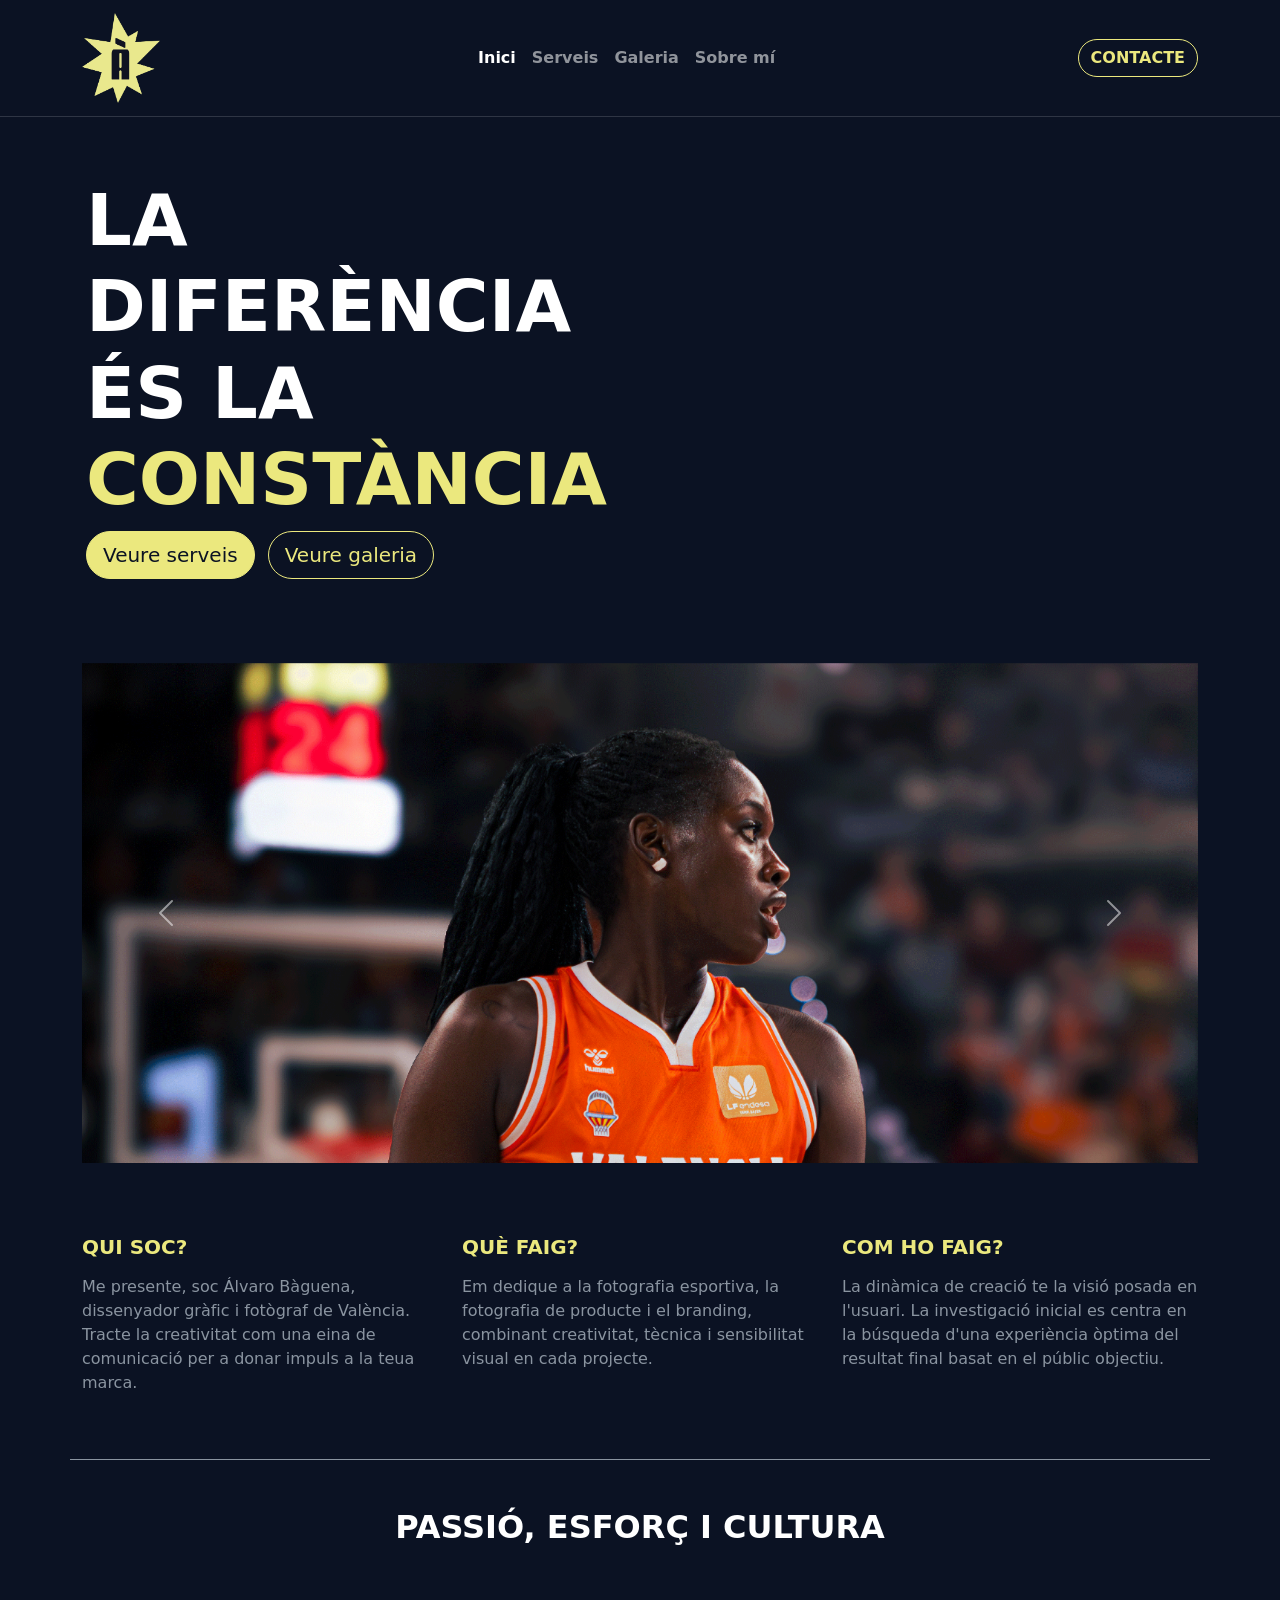
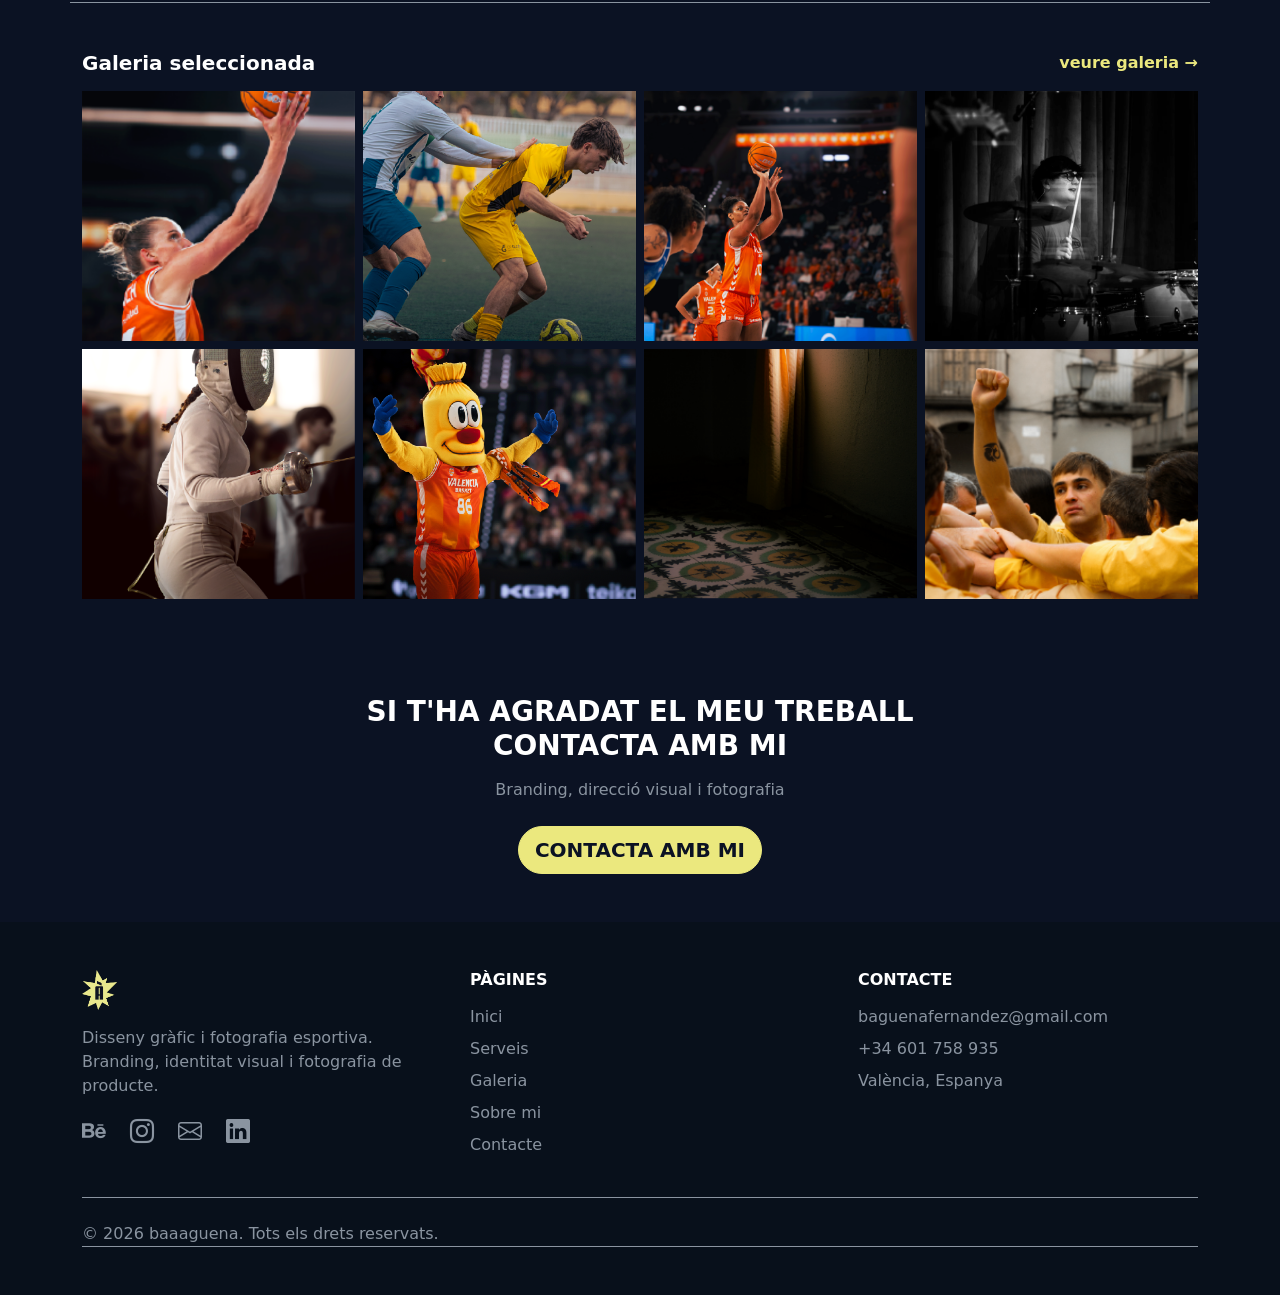
<file: index.html>
<!DOCTYPE html>
<html lang="ca">
  <head>
    <meta charset="utf-8">
    <meta name="viewport" content="width=device-width, initial-scale=1">
    <title>Web baaaguena / inici</title>
    <meta name="description" content="Álvaro Bàguena, dissenyador gràfic i fotògraf de València. Branding, fotografia esportiva i identitat visual per a marques que volen destacar.">
    <link rel="shortcut icon" href="img/logo.png" type="image/x-icon">
    <link href="https://cdn.jsdelivr.net/npm/bootstrap@5.3.8/dist/css/bootstrap.min.css" rel="stylesheet" integrity="sha384-sRIl4kxILFvY47J16cr9ZwB07vP4J8+LH7qKQnuqkuIAvNWLzeN8tE5YBujZqJLB" crossorigin="anonymous">
    <link rel="stylesheet" href="styles.css">
    <link rel="stylesheet" href="https://cdn.jsdelivr.net/npm/bootstrap-icons@1.11.3/font/bootstrap-icons.css">
  </head>

  <body>
    <!--header-->
    <nav class="navbar navbar-expand-lg navbar-dark linea-abajo navbar-bg">
      <div class="container">
        <a class="navbar-brand fw-bold" href="index.html">
          <img src="img/logo2.png" alt="logo baaaguena" height="90">
        </a>
        <button class="navbar-toggler" type="button" data-bs-toggle="collapse" data-bs-target="#menuPrincipal">
          <span class="navbar-toggler-icon"></span>
        </button>
        <div class="collapse navbar-collapse" id="menuPrincipal">
          <ul class="navbar-nav mx-auto">
            <li class="nav-item"><a class="nav-link active" href="index.html">Inici</a></li>
            <li class="nav-item"><a class="nav-link" href="servicios.html">Serveis</a></li>
            <li class="nav-item"><a class="nav-link" href="galeria.html">Galeria</a></li>
            <li class="nav-item"><a class="nav-link" href="sobremi.html">Sobre mí</a></li>
          </ul>
          <a href="contactos.html" class="btn btn-outline-light fw-bold">CONTACTE</a>
        </div>
      </div>
    </nav>

    <!--hiro-->
    <section class="hero">
      <div class="container">
        <div class="col-lg-6 ms-1">
          <h1 class="display-2 fw-bold">LA DIFERÈNCIA <br> ÉS LA <br><span class="hero-accent">CONSTÀNCIA</span></h1>
          <a href="servicios.html" class="btn btn-light btn-lg me-2">Veure serveis</a>
          <a href="galeria.html" class="btn btn-outline-light btn-lg">Veure galeria</a>
        </div>
      </div>
    </section>

    <!--carrusel-->
    <div class="section-bg">
      <div class="container py-4">
        <div id="carouselExampleAutoplaying" class="carousel slide" data-bs-ride="carousel">
          <div class="carousel-inner">
            <div class="carousel-item active">
              <img src="img/foto-carrusel-2.webp" class="d-block w-100" alt="foto portero Paterna CF">
            </div>
            <div class="carousel-item">
              <img src="img/foto-carrusel-1.webp" class="d-block w-100" alt="foto hermanos futbolistas">
            </div>
            <div class="carousel-item">
              <img src="img/foto-carrusel-3.webp" class="d-block w-100" alt="foto awa fam valencia basket femenino">
            </div>
          </div>
          <button class="carousel-control-prev" type="button" data-bs-target="#carouselExampleAutoplaying" data-bs-slide="prev">
            <span class="carousel-control-prev-icon" aria-hidden="true"></span>
            <span class="visually-hidden">Previous</span>
          </button>
          <button class="carousel-control-next" type="button" data-bs-target="#carouselExampleAutoplaying" data-bs-slide="next">
            <span class="carousel-control-next-icon" aria-hidden="true"></span>
            <span class="visually-hidden">Next</span>
          </button>
        </div>
      </div>
    </div>

    <!--presentació breu-->
    <section class="p-3 py-5 section-bg">
      <div class="container">
        <div class="row g-4">
          <div class="col-md-4">
            <h5 class="section-heading-accent mb-3">QUI SOC?</h5>
            <p class="section-text">
              Me presente, soc Álvaro Bàguena, dissenyador gràfic i fotògraf de València.
              Tracte la creativitat com una eina de comunicació per a donar impuls a la teua marca.
            </p>
          </div>
          <div class="col-md-4">
            <h5 class="section-heading-accent mb-3">QUÈ FAIG?</h5>
            <p class="section-text">
              Em dedique a la fotografia esportiva, la fotografia de producte
              i el branding, combinant creativitat, tècnica i sensibilitat visual en cada projecte.
            </p>
          </div>
          <div class="col-md-4">
            <h5 class="section-heading-accent mb-3">COM HO FAIG?</h5>
            <p class="section-text">
              La dinàmica de creació te la visió posada en l'usuari. La investigació
              inicial es centra en la búsqueda d'una experiència òptima del resultat
              final basat en el públic objectiu.
            </p>
          </div>
        </div>
      </div>
    </section>

    <!--passió esforç cultura-->
    <section class="section-bg">
      <div class="container py-5 text-center lineas">
        <h2 class="fw-bold text-white">PASSIÓ, ESFORÇ I CULTURA</h2>
      </div>
    </section>

    <!--galería-->
    <section class="py-5 section-bg">
      <div class="container">
        <div class="d-flex justify-content-between align-items-center mb-3">
          <h5 class="fw-bold text-white mb-0">Galeria seleccionada</h5>
          <a href="galeria.html" class="section-heading-accent text-decoration-none">veure galeria →</a>
        </div>
        <div class="row g-2 mb-2">
          <div class="col-md-3 position-relative foto-hover">
            <a href="img/galeria1.webp" target="_blank">
              <img src="img/galeria1.webp" class="w-100 galeria-img" alt="foto 1">
              <div class="overlay d-flex align-items-center justify-content-center">
                <span class="bi bi-zoom-in hero-accent" style="font-size: 2rem;"></span>
              </div>
            </a>
          </div>
          <div class="col-md-3 position-relative foto-hover">
            <a href="img/galeria2.webp" target="_blank">
              <img src="img/galeria2.webp" class="w-100 galeria-img" alt="foto 2">
              <div class="overlay d-flex align-items-center justify-content-center">
                <span class="bi bi-zoom-in hero-accent" style="font-size: 2rem;"></span>
              </div>
            </a>
          </div>
          <div class="col-md-3 position-relative foto-hover">
            <a href="img/galeria3.webp" target="_blank">
              <img src="img/galeria3.webp" class="w-100 galeria-img" alt="foto 3">
              <div class="overlay d-flex align-items-center justify-content-center">
                <span class="bi bi-zoom-in hero-accent" style="font-size: 2rem;"></span>
              </div>
            </a>
          </div>
          <div class="col-md-3 position-relative foto-hover">
            <a href="img/galeria4.webp" target="_blank">
              <img src="img/galeria4.webp" class="w-100 galeria-img" alt="foto 4">
              <div class="overlay d-flex align-items-center justify-content-center">
                <span class="bi bi-zoom-in hero-accent" style="font-size: 2rem;"></span>
              </div>
            </a>
          </div>
        </div>
        <div class="row g-2">
          <div class="col-md-3 position-relative foto-hover">
            <a href="img/galeria5.webp" target="_blank">
              <img src="img/galeria5.webp" class="w-100 galeria-img" alt="foto 5">
              <div class="overlay d-flex align-items-center justify-content-center">
                <span class="bi bi-zoom-in hero-accent" style="font-size: 2rem;"></span>
              </div>
            </a>
          </div>
          <div class="col-md-3 position-relative foto-hover">
            <a href="img/galeria6.webp" target="_blank">
              <img src="img/galeria6.webp" class="w-100 galeria-img" alt="foto 6">
              <div class="overlay d-flex align-items-center justify-content-center">
                <span class="bi bi-zoom-in hero-accent" style="font-size: 2rem;"></span>
              </div>
            </a>
          </div>
          <div class="col-md-3 position-relative foto-hover">
            <a href="img/galeria7.webp" target="_blank">
              <img src="img/galeria7.webp" class="w-100 galeria-img" alt="foto 7">
              <div class="overlay d-flex align-items-center justify-content-center">
                <span class="bi bi-zoom-in hero-accent" style="font-size: 2rem;"></span>
              </div>
            </a>
          </div>
          <div class="col-md-3 position-relative foto-hover">
            <a href="img/galeria8.webp" target="_blank">
              <img src="img/galeria8.webp" class="w-100 galeria-img" alt="foto 8">
              <div class="overlay d-flex align-items-center justify-content-center">
                <span class="bi bi-zoom-in hero-accent" style="font-size: 2rem;"></span>
              </div>
            </a>
          </div>
        </div>
      </div>
    </section>

    <!--CTA-->
    <section class="py-5 text-center section-bg">
      <div class="container">
        <h3 class="fw-bold text-white display-7 mb-3">SI T'HA AGRADAT EL MEU TREBALL<br>CONTACTA AMB MI</h3>
        <p class="cta-subtext mb-4">Branding, direcció visual i fotografia</p>
        <a href="contactos.html" class="btn btn-light btn-lg fw-bold">CONTACTA AMB MI</a>
      </div>
    </section>

    <!--footer-->
    <footer>
      <div class="container py-5">
        <div class="row g-5">
          <div class="col-md-4">
            <a href="index.html">
              <img src="img/logo2.png" alt="logo baaaguena" height="40" class="mb-3">
            </a>
            <p class="footer-text">Disseny gràfic i fotografia esportiva.<br>Branding, identitat visual i fotografia de producte.</p>
            <div class="d-flex gap-4 mt-3">
              <a href="https://www.behance.net/baaaguena" class="footer-icon"><span class="bi bi-behance"></span></a>
              <a href="https://www.instagram.com/baaaguena/" class="footer-icon"><span class="bi bi-instagram"></span></a>
              <a href="mailto:baguenafernandez@gmail.com" class="footer-icon"><span class="bi bi-envelope"></span></a>
              <a href="www.linkedin.com/in/bàguena-fernández" class="footer-icon"><span class="bi bi-linkedin"></span></a>
            </div>
          </div>
          <div class="col-md-4">
            <h6 class="fw-bold text-white mb-3">PÀGINES</h6>
            <ul class="list-unstyled">
              <li class="mb-2"><a href="index.html" class="footer-link">Inici</a></li>
              <li class="mb-2"><a href="servicios.html" class="footer-link">Serveis</a></li>
              <li class="mb-2"><a href="galeria.html" class="footer-link">Galeria</a></li>
              <li class="mb-2"><a href="sobre-mi.html" class="footer-link">Sobre mi</a></li>
              <li class="mb-2"><a href="contactos.html" class="footer-link">Contacte</a></li>
            </ul>
          </div>
          <div class="col-md-4">
            <h6 class="fw-bold text-white mb-3">CONTACTE</h6>
            <ul class="list-unstyled">
              <li class="mb-2 footer-text">baguenafernandez@gmail.com</li>
              <li class="mb-2 footer-text">+34 601 758 935</li>
              <li class="mb-2 footer-text">València, Espanya</li>
            </ul>
          </div>
        </div>
        <div class="lineas mt-4 pt-4">
          <p class="mb-0 footer-copyright">© 2026 baaaguena. Tots els drets reservats.</p>
        </div>
      </div>
    </footer>

    <script src="https://cdn.jsdelivr.net/npm/bootstrap@5.3.3/dist/js/bootstrap.bundle.min.js"></script>
  </body>
</html>
</file>
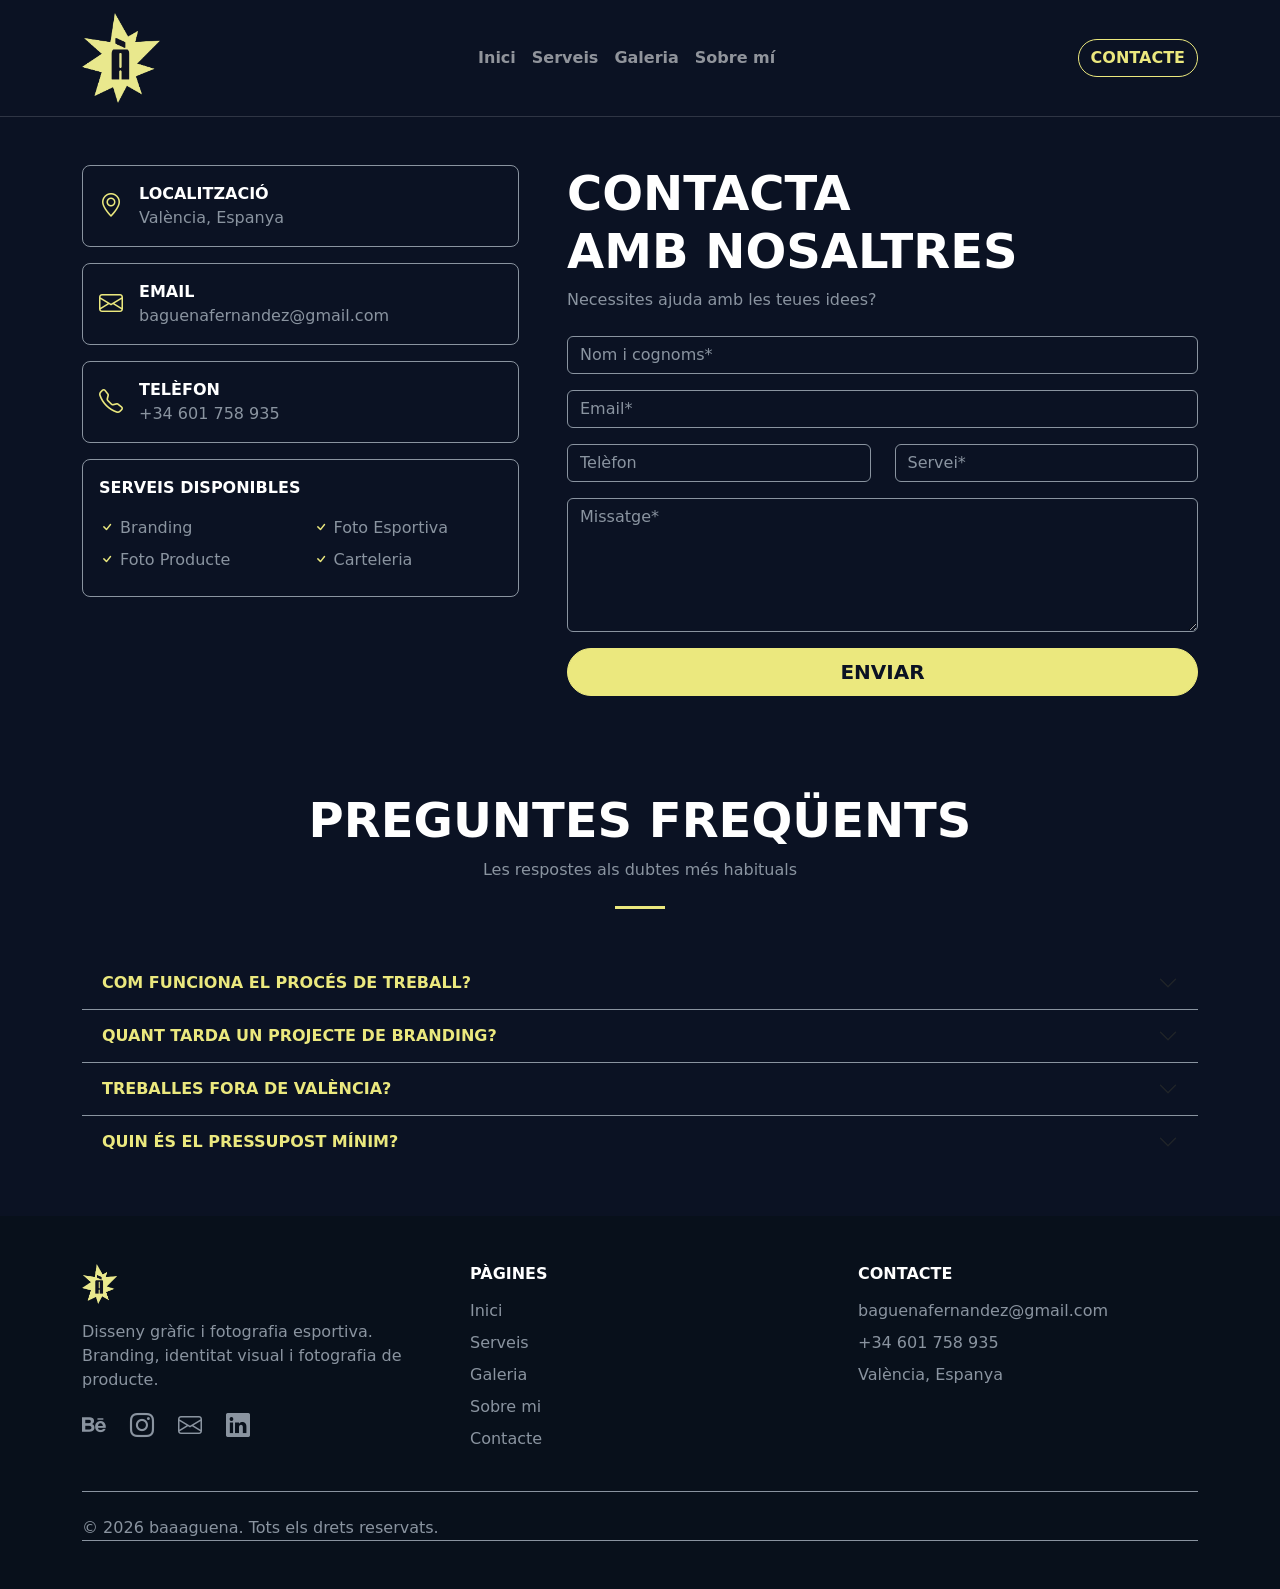
<file: contactos.html>
<!DOCTYPE html>
<html lang="ca">
  <head>
    <meta charset="utf-8">
    <meta name="viewport" content="width=device-width, initial-scale=1">
    <title>Contacte / Web baaaguena</title>
    <meta name="description" content="Tens un projecte en ment? Contacta amb Álvaro Bàguena per a pressupostos de branding, fotografia i disseny gràfic a València.">
    <link rel="shortcut icon" href="img/logo.png" type="image/x-icon">
    <link href="https://cdn.jsdelivr.net/npm/bootstrap@5.3.8/dist/css/bootstrap.min.css" rel="stylesheet" integrity="sha384-sRIl4kxILFvY47J16cr9ZwB07vP4J8+LH7qKQnuqkuIAvNWLzeN8tE5YBujZqJLB" crossorigin="anonymous">
    <link rel="stylesheet" href="styles.css">
    <link rel="stylesheet" href="https://cdn.jsdelivr.net/npm/bootstrap-icons@1.11.3/font/bootstrap-icons.css">
  </head>

  <body>
    <!--header-->
    <nav class="navbar navbar-expand-lg navbar-dark linea-abajo navbar-bg">
      <div class="container">
        <a class="navbar-brand fw-bold" href="index.html">
          <img src="img/logo2.png" alt="logo baaaguena" height="90">
        </a>
        <button class="navbar-toggler" type="button" data-bs-toggle="collapse" data-bs-target="#menuPrincipal">
          <span class="navbar-toggler-icon"></span>
        </button>
        <div class="collapse navbar-collapse" id="menuPrincipal">
          <ul class="navbar-nav mx-auto">
            <li class="nav-item"><a class="nav-link " href="index.html">Inici</a></li>
            <li class="nav-item"><a class="nav-link" href="servicios.html">Serveis</a></li>
            <li class="nav-item"><a class="nav-link" href="galeria.html">Galeria</a></li>
            <li class="nav-item"><a class="nav-link" href="sobremi.html">Sobre mí</a></li>
          </ul>
          <a href="contactos.html" class="btn btn-outline-light fw-bold">CONTACTE</a>
        </div>
      </div>
    </nav>

    <!--contacte-->
    <section class="py-5 section-bg">
      <div class="container">
        <div class="row g-5">

          <!-- columna esquerra: info -->
          <div class="col-lg-5">

            <!-- localització -->
            <div class="contact-card p-3 mb-3">
              <div class="d-flex align-items-center gap-3">
                <span class="bi bi-geo-alt contact-icon"></span>
                <div>
                  <p class="fw-bold text-white mb-0">LOCALITZACIÓ</p>
                  <p class="section-text mb-0">València, Espanya</p>
                </div>
              </div>
            </div>

            <!-- email -->
            <div class="contact-card p-3 mb-3">
              <div class="d-flex align-items-center gap-3">
                <span class="bi bi-envelope contact-icon"></span>
                <div>
                  <p class="fw-bold text-white mb-0">EMAIL</p>
                  <p class="section-text mb-0">baguenafernandez@gmail.com</p>
                </div>
              </div>
            </div>

            <!-- telèfon -->
            <div class="contact-card p-3 mb-3">
              <div class="d-flex align-items-center gap-3">
                <span class="bi bi-telephone contact-icon"></span>
                <div>
                  <p class="fw-bold text-white mb-0">TELÈFON</p>
                  <p class="section-text mb-0">+34 601 758 935</p>
                </div>
              </div>
            </div>

            <!-- serveis disponibles -->
            <div class="contact-card p-3 mt-3">
              <p class="fw-bold text-white mb-3">SERVEIS DISPONIBLES</p>
              <div class="row">
                <div class="col-6">
                  <p class="section-text mb-2"><span class="bi bi-check hero-accent"></span> Branding</p>
                  <p class="section-text mb-2"><span class="bi bi-check hero-accent"></span> Foto Producte</p>
                </div>
                <div class="col-6">
                  <p class="section-text mb-2"><span class="bi bi-check hero-accent"></span> Foto Esportiva</p>
                  <p class="section-text mb-2"><span class="bi bi-check hero-accent"></span> Carteleria</p>
                </div>
              </div>
            </div>

          </div>

          <!-- columna dreta: formulari -->
          <div class="col-lg-7">
            <h2 class="fw-bold text-white display-5 mb-2">CONTACTA<br>AMB NOSALTRES</h2>
            <p class="section-text mb-4">Necessites ajuda amb les teues idees?</p>

            <form>
              <div class="mb-3">
                <input type="text" class="form-control" placeholder="Nom i cognoms*">
              </div>
              <div class="mb-3">
                <input type="email" class="form-control" placeholder="Email*">
              </div>
              <div class="row mb-3">
                <div class="col-6">
                  <input type="tel" class="form-control" placeholder="Telèfon">
                </div>
                <div class="col-6">
                  <input type="text" class="form-control" placeholder="Servei*">
                </div>
              </div>
              <div class="mb-3">
                <textarea class="form-control" rows="5" placeholder="Missatge*"></textarea>
              </div>
              <div class="d-grid">
                <button type="submit" class="btn btn-light btn-lg fw-bold">ENVIAR</button>
              </div>
            </form>
          </div>

        </div>
      </div>
    </section>

    <!--FAQ-->
    <section class="py-5 text-center section-bg">
      <div class="container">
        <h2 class="fw-bold text-white display-5 mb-2">PREGUNTES FREQÜENTS</h2>
        <p class="section-text">Les respostes als dubtes més habituals</p>

        <div class="faq-divider"></div>

        <div class="accordion accordion-flush text-start" id="faq">

          <div class="accordion-item">
            <h2 class="accordion-header">
              <button class="accordion-button collapsed fw-bold" type="button" data-bs-toggle="collapse" data-bs-target="#faq-1">
                COM FUNCIONA EL PROCÉS DE TREBALL?
              </button>
            </h2>
            <div id="faq-1" class="accordion-collapse collapse" data-bs-parent="#faq">
              <div class="accordion-body section-text">
                El procés comença amb una reunió inicial per entendre el teu projecte, objectius i necessitats. A partir d'aquí es defineix una proposta i un pressupost. Un cop acceptat, s'inicia la fase de disseny amb revisions periòdiques fins arribar al resultat final.
              </div>
            </div>
          </div>

          <div class="accordion-item">
            <h2 class="accordion-header">
              <button class="accordion-button collapsed fw-bold" type="button" data-bs-toggle="collapse" data-bs-target="#faq-2">
                QUANT TARDA UN PROJECTE DE BRANDING?
              </button>
            </h2>
            <div id="faq-2" class="accordion-collapse collapse" data-bs-parent="#faq">
              <div class="accordion-body section-text">
                Depèn de la complexitat del projecte. Un logotip bàsic pot estar llest en 1-2 setmanes. Una identitat completa sol requerir entre 4 i 8 setmanes. Per a la fotografia, els terminis solen ser de 1-2 setmanes des de la sessió.
              </div>
            </div>
          </div>

          <div class="accordion-item">
            <h2 class="accordion-header">
              <button class="accordion-button collapsed fw-bold" type="button" data-bs-toggle="collapse" data-bs-target="#faq-3">
                TREBALLES FORA DE VALÈNCIA?
              </button>
            </h2>
            <div id="faq-3" class="accordion-collapse collapse" data-bs-parent="#faq">
              <div class="accordion-body section-text">
                Sí, treballo amb clients de tota Espanya i també internacionalment. Els projectes de disseny i branding es gestionen 100% en remot. Per a sessions fotogràfiques fora de València es pot aplicar un cost addicional de desplaçament.
              </div>
            </div>
          </div>

          <div class="accordion-item">
            <h2 class="accordion-header">
              <button class="accordion-button collapsed fw-bold" type="button" data-bs-toggle="collapse" data-bs-target="#faq-4">
                QUIN ÉS EL PRESSUPOST MÍNIM?
              </button>
            </h2>
            <div id="faq-4" class="accordion-collapse collapse" data-bs-parent="#faq">
              <div class="accordion-body section-text">
                Cada projecte és diferent i el pressupost s'adapta a les necessitats de cada client. Contacta'm per explicar-me el teu projecte i t'envio una proposta sense compromís.
              </div>
            </div>
          </div>

        </div>
      </div>
    </section>

    <!--footer-->
    <footer>
      <div class="container py-5">
        <div class="row g-5">
          <div class="col-md-4">
            <a href="index.html">
              <img src="img/logo2.png" alt="logo baaaguena" height="40" class="mb-3">
            </a>
            <p class="footer-text">Disseny gràfic i fotografia esportiva.<br>Branding, identitat visual i fotografia de producte.</p>
            <div class="d-flex gap-4 mt-3">
              <a href="https://www.behance.net/baaaguena" class="footer-icon"><span class="bi bi-behance"></span></a>
              <a href="https://www.instagram.com/baaaguena/" class="footer-icon"><span class="bi bi-instagram"></span></a>
              <a href="mailto:baguenafernandez@gmail.com" class="footer-icon"><span class="bi bi-envelope"></span></a>
              <a href="www.linkedin.com/in/bàguena-fernández" class="footer-icon"><span class="bi bi-linkedin"></span></a>
            </div>
          </div>
          <div class="col-md-4">
            <h6 class="fw-bold text-white mb-3">PÀGINES</h6>
            <ul class="list-unstyled">
              <li class="mb-2"><a href="index.html" class="footer-link">Inici</a></li>
              <li class="mb-2"><a href="servicios.html" class="footer-link">Serveis</a></li>
              <li class="mb-2"><a href="galeria.html" class="footer-link">Galeria</a></li>
              <li class="mb-2"><a href="sobre-mi.html" class="footer-link">Sobre mi</a></li>
              <li class="mb-2"><a href="contactos.html" class="footer-link">Contacte</a></li>
            </ul>
          </div>
          <div class="col-md-4">
            <h6 class="fw-bold text-white mb-3">CONTACTE</h6>
            <ul class="list-unstyled">
              <li class="mb-2 footer-text">baguenafernandez@gmail.com</li>
              <li class="mb-2 footer-text">+34 601 758 935</li>
              <li class="mb-2 footer-text">València, Espanya</li>
            </ul>
          </div>
        </div>
        <div class="lineas mt-4 pt-4">
          <p class="mb-0 footer-copyright">© 2026 baaaguena. Tots els drets reservats.</p>
        </div>
      </div>
    </footer>

    <script src="https://cdn.jsdelivr.net/npm/bootstrap@5.3.3/dist/js/bootstrap.bundle.min.js"></script>
  </body>
</html>
</file>
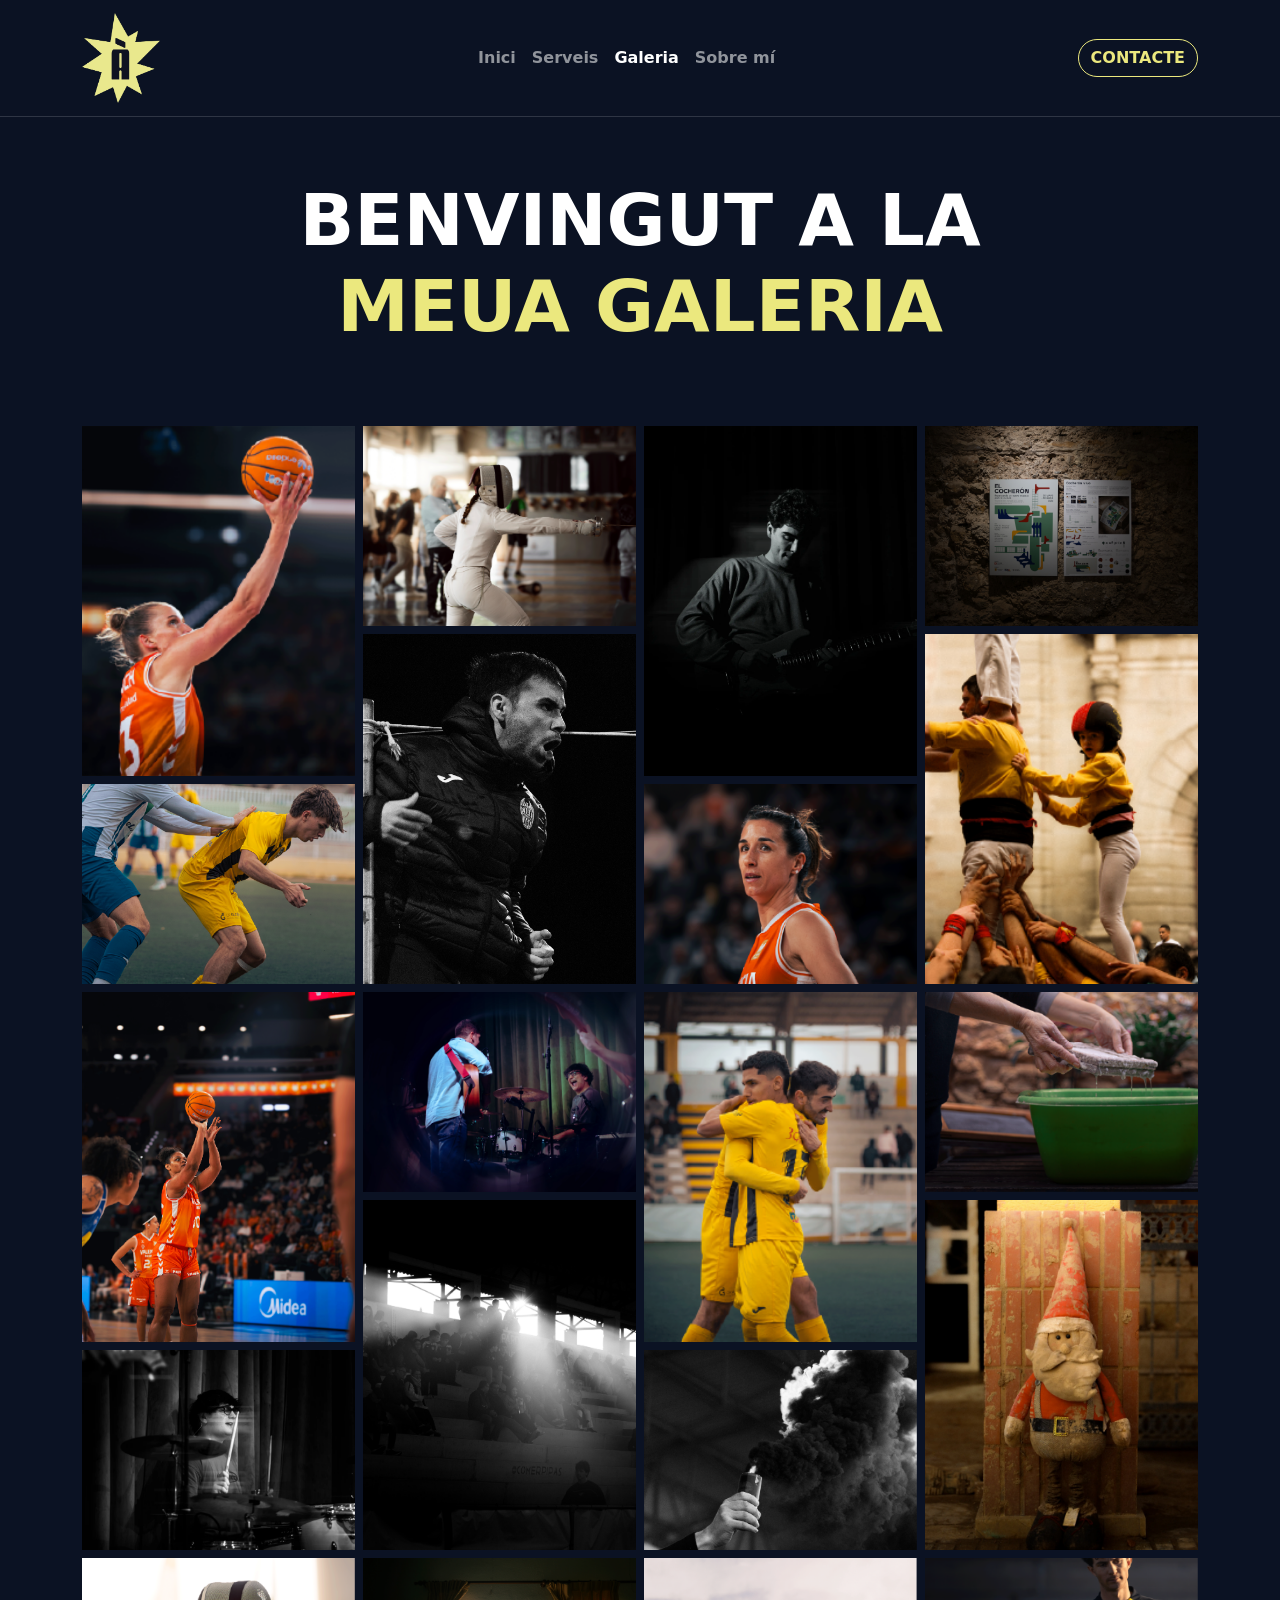
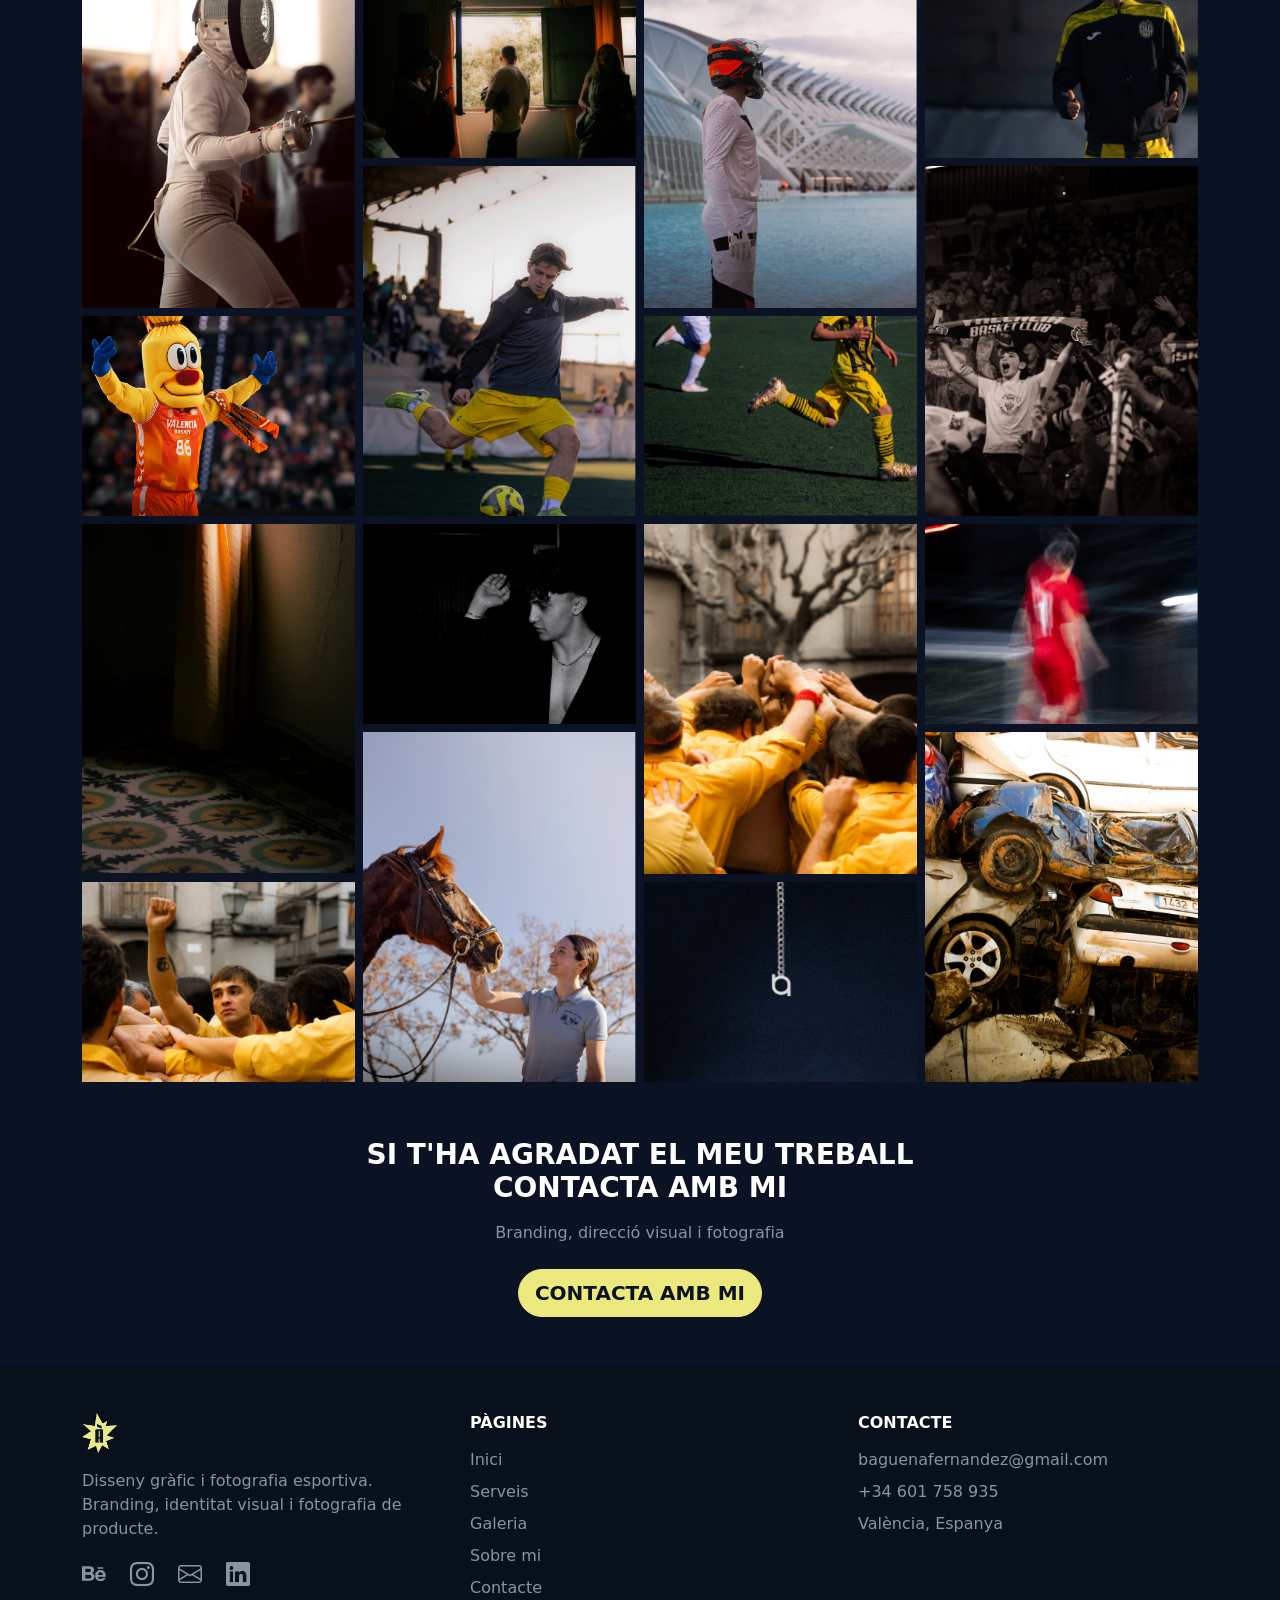
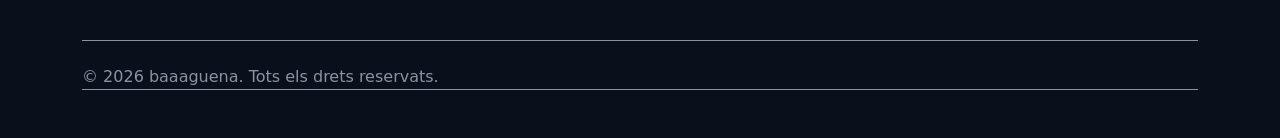
<file: galeria.html>
<!DOCTYPE html>
<html lang="ca">
  <head>
    <meta charset="utf-8">
    <meta name="viewport" content="width=device-width, initial-scale=1">
    <title>Galeria / Web baaaguena</title>
    <meta name="description" content="Explora el portafoli visual d'Álvaro Bàguena: fotografia esportiva, producte i projectes de disseny gràfic amb segell propi.">
    <link rel="shortcut icon" href="img/logo.png" type="image/x-icon">
    <link href="https://cdn.jsdelivr.net/npm/bootstrap@5.3.8/dist/css/bootstrap.min.css" rel="stylesheet" integrity="sha384-sRIl4kxILFvY47J16cr9ZwB07vP4J8+LH7qKQnuqkuIAvNWLzeN8tE5YBujZqJLB" crossorigin="anonymous">
    <link rel="stylesheet" href="styles.css">
    <link rel="stylesheet" href="https://cdn.jsdelivr.net/npm/bootstrap-icons@1.11.3/font/bootstrap-icons.css">
  </head>

  <body>
    <!--header-->
    <nav class="navbar navbar-expand-lg navbar-dark linea-abajo navbar-bg">
      <div class="container">
        <a class="navbar-brand fw-bold" href="index.html">
          <img src="img/logo2.png" alt="logo baaaguena" height="90">
        </a>
        <button class="navbar-toggler" type="button" data-bs-toggle="collapse" data-bs-target="#menuPrincipal">
          <span class="navbar-toggler-icon"></span>
        </button>
        <div class="collapse navbar-collapse" id="menuPrincipal">
          <ul class="navbar-nav mx-auto">
            <li class="nav-item"><a class="nav-link" href="index.html">Inici</a></li>
            <li class="nav-item"><a class="nav-link" href="servicios.html">Serveis</a></li>
            <li class="nav-item"><a class="nav-link active" href="galeria.html">Galeria</a></li>
            <li class="nav-item"><a class="nav-link" href="sobremi.html">Sobre mí</a></li>
          </ul>
          <a href="contactos.html" class="btn btn-outline-light fw-bold">CONTACTE</a>
        </div>
      </div>
    </nav>

    <!--hero-->
    <section class="hero text-center">
      <div class="container">
        <h1 class="display-2 fw-bold">BENVINGUT A LA <br><span class="hero-accent">MEUA GALERIA</span></h1>
      </div>
    </section>

    <!--galeria-->
    <section class="py-2 section-bg">
      <div class="container">
        <div class="row g-2">

          <!-- columna 1 -->
          <div class="col-md-3 d-flex flex-column gap-2">
            <div class="position-relative foto-hover">
              <a href="img/galeria1.webp" target="_blank">
                <img src="img/galeria1.webp" class="w-100" style="height: 350px; object-fit: cover;" alt="foto 1">
                <div class="overlay d-flex align-items-center justify-content-center">
                  <span class="bi bi-zoom-in hero-accent" style="font-size: 2rem;"></span>
                </div>
              </a>
            </div>
            <div class="position-relative foto-hover">
              <a href="img/galeria2.webp" target="_blank">
                <img src="img/galeria2.webp" class="w-100" style="height: 200px; object-fit: cover;" alt="foto 2">
                <div class="overlay d-flex align-items-center justify-content-center">
                  <span class="bi bi-zoom-in hero-accent" style="font-size: 2rem;"></span>
                </div>
              </a>
            </div>
            <div class="position-relative foto-hover">
              <a href="img/galeria3.webp" target="_blank">
                <img src="img/galeria3.webp" class="w-100" style="height: 350px; object-fit: cover;" alt="foto 3">
                <div class="overlay d-flex align-items-center justify-content-center">
                  <span class="bi bi-zoom-in hero-accent" style="font-size: 2rem;"></span>
                </div>
              </a>
            </div>
            <div class="position-relative foto-hover">
              <a href="img/galeria4.webp" target="_blank">
                <img src="img/galeria4.webp" class="w-100" style="height: 200px; object-fit: cover;" alt="foto 4">
                <div class="overlay d-flex align-items-center justify-content-center">
                  <span class="bi bi-zoom-in hero-accent" style="font-size: 2rem;"></span>
                </div>
              </a>
            </div>
            <div class="position-relative foto-hover">
              <a href="img/galeria5.webp" target="_blank">
                <img src="img/galeria5.webp" class="w-100" style="height: 350px; object-fit: cover;" alt="foto 5">
                <div class="overlay d-flex align-items-center justify-content-center">
                  <span class="bi bi-zoom-in hero-accent" style="font-size: 2rem;"></span>
                </div>
              </a>
            </div>
            <div class="position-relative foto-hover">
              <a href="img/galeria6.webp" target="_blank">
                <img src="img/galeria6.webp" class="w-100" style="height: 200px; object-fit: cover;" alt="foto 6">
                <div class="overlay d-flex align-items-center justify-content-center">
                  <span class="bi bi-zoom-in hero-accent" style="font-size: 2rem;"></span>
                </div>
              </a>
            </div>
            <div class="position-relative foto-hover">
              <a href="img/galeria7.webp" target="_blank">
                <img src="img/galeria7.webp" class="w-100" style="height: 350px; object-fit: cover;" alt="foto 7">
                <div class="overlay d-flex align-items-center justify-content-center">
                  <span class="bi bi-zoom-in hero-accent" style="font-size: 2rem;"></span>
                </div>
              </a>
            </div>
            <div class="position-relative foto-hover">
              <a href="img/galeria8.webp" target="_blank">
                <img src="img/galeria8.webp" class="w-100" style="height: 200px; object-fit: cover;" alt="foto 8">
                <div class="overlay d-flex align-items-center justify-content-center">
                  <span class="bi bi-zoom-in hero-accent" style="font-size: 2rem;"></span>
                </div>
              </a>
            </div>
          </div>

          <!-- columna 2 -->
          <div class="col-md-3 d-flex flex-column gap-2">
            <div class="position-relative foto-hover">
              <a href="img/galeria9.webp" target="_blank">
                <img src="img/galeria9.webp" class="w-100" style="height: 200px; object-fit: cover;" alt="foto 9">
                <div class="overlay d-flex align-items-center justify-content-center">
                  <span class="bi bi-zoom-in hero-accent" style="font-size: 2rem;"></span>
                </div>
              </a>
            </div>
            <div class="position-relative foto-hover">
              <a href="img/galeria10.webp" target="_blank">
                <img src="img/galeria10.webp" class="w-100" style="height: 350px; object-fit: cover;" alt="foto 10">
                <div class="overlay d-flex align-items-center justify-content-center">
                  <span class="bi bi-zoom-in hero-accent" style="font-size: 2rem;"></span>
                </div>
              </a>
            </div>
            <div class="position-relative foto-hover">
              <a href="img/galeria11.webp" target="_blank">
                <img src="img/galeria11.webp" class="w-100" style="height: 200px; object-fit: cover;" alt="foto 11">
                <div class="overlay d-flex align-items-center justify-content-center">
                  <span class="bi bi-zoom-in hero-accent" style="font-size: 2rem;"></span>
                </div>
              </a>
            </div>
            <div class="position-relative foto-hover">
              <a href="img/galeria12.webp" target="_blank">
                <img src="img/galeria12.webp" class="w-100" style="height: 350px; object-fit: cover;" alt="foto 12">
                <div class="overlay d-flex align-items-center justify-content-center">
                  <span class="bi bi-zoom-in hero-accent" style="font-size: 2rem;"></span>
                </div>
              </a>
            </div>
            <div class="position-relative foto-hover">
              <a href="img/galeria13.webp" target="_blank">
                <img src="img/galeria13.webp" class="w-100" style="height: 200px; object-fit: cover;" alt="foto 13">
                <div class="overlay d-flex align-items-center justify-content-center">
                  <span class="bi bi-zoom-in hero-accent" style="font-size: 2rem;"></span>
                </div>
              </a>
            </div>
            <div class="position-relative foto-hover">
              <a href="img/galeria14.webp" target="_blank">
                <img src="img/galeria14.webp" class="w-100" style="height: 350px; object-fit: cover;" alt="foto 14">
                <div class="overlay d-flex align-items-center justify-content-center">
                  <span class="bi bi-zoom-in hero-accent" style="font-size: 2rem;"></span>
                </div>
              </a>
            </div>
            <div class="position-relative foto-hover">
              <a href="img/galeria15.webp" target="_blank">
                <img src="img/galeria15.webp" class="w-100" style="height: 200px; object-fit: cover;" alt="foto 15">
                <div class="overlay d-flex align-items-center justify-content-center">
                  <span class="bi bi-zoom-in hero-accent" style="font-size: 2rem;"></span>
                </div>
              </a>
            </div>
            <div class="position-relative foto-hover">
              <a href="img/galeria16.webp" target="_blank">
                <img src="img/galeria16.webp" class="w-100" style="height: 350px; object-fit: cover;" alt="foto 16">
                <div class="overlay d-flex align-items-center justify-content-center">
                  <span class="bi bi-zoom-in hero-accent" style="font-size: 2rem;"></span>
                </div>
              </a>
            </div>
          </div>

          <!-- columna 3 -->
          <div class="col-md-3 d-flex flex-column gap-2">
            <div class="position-relative foto-hover">
              <a href="img/galeria17.webp" target="_blank">
                <img src="img/galeria17.webp" class="w-100" style="height: 350px; object-fit: cover;" alt="foto 17">
                <div class="overlay d-flex align-items-center justify-content-center">
                  <span class="bi bi-zoom-in hero-accent" style="font-size: 2rem;"></span>
                </div>
              </a>
            </div>
            <div class="position-relative foto-hover">
              <a href="img/galeria18.webp" target="_blank">
                <img src="img/galeria18.webp" class="w-100" style="height: 200px; object-fit: cover;" alt="foto 18">
                <div class="overlay d-flex align-items-center justify-content-center">
                  <span class="bi bi-zoom-in hero-accent" style="font-size: 2rem;"></span>
                </div>
              </a>
            </div>
            <div class="position-relative foto-hover">
              <a href="img/galeria19.webp" target="_blank">
                <img src="img/galeria19.webp" class="w-100" style="height: 350px; object-fit: cover;" alt="foto 19">
                <div class="overlay d-flex align-items-center justify-content-center">
                  <span class="bi bi-zoom-in hero-accent" style="font-size: 2rem;"></span>
                </div>
              </a>
            </div>
            <div class="position-relative foto-hover">
              <a href="img/galeria20.webp" target="_blank">
                <img src="img/galeria20.webp" class="w-100" style="height: 200px; object-fit: cover;" alt="foto 20">
                <div class="overlay d-flex align-items-center justify-content-center">
                  <span class="bi bi-zoom-in hero-accent" style="font-size: 2rem;"></span>
                </div>
              </a>
            </div>
            <div class="position-relative foto-hover">
              <a href="img/galeria21.webp" target="_blank">
                <img src="img/galeria21.webp" class="w-100" style="height: 350px; object-fit: cover;" alt="foto 21">
                <div class="overlay d-flex align-items-center justify-content-center">
                  <span class="bi bi-zoom-in hero-accent" style="font-size: 2rem;"></span>
                </div>
              </a>
            </div>
            <div class="position-relative foto-hover">
              <a href="img/galeria22.webp" target="_blank">
                <img src="img/galeria22.webp" class="w-100" style="height: 200px; object-fit: cover;" alt="foto 22">
                <div class="overlay d-flex align-items-center justify-content-center">
                  <span class="bi bi-zoom-in hero-accent" style="font-size: 2rem;"></span>
                </div>
              </a>
            </div>
            <div class="position-relative foto-hover">
              <a href="img/galeria23.webp" target="_blank">
                <img src="img/galeria23.webp" class="w-100" style="height: 350px; object-fit: cover;" alt="foto 23">
                <div class="overlay d-flex align-items-center justify-content-center">
                  <span class="bi bi-zoom-in hero-accent" style="font-size: 2rem;"></span>
                </div>
              </a>
            </div>
            <div class="position-relative foto-hover">
              <a href="img/galeria24.webp" target="_blank">
                <img src="img/galeria24.webp" class="w-100" style="height: 200px; object-fit: cover;" alt="foto 24">
                <div class="overlay d-flex align-items-center justify-content-center">
                  <span class="bi bi-zoom-in hero-accent" style="font-size: 2rem;"></span>
                </div>
              </a>
            </div>
          </div>

          <!-- columna 4 -->
          <div class="col-md-3 d-flex flex-column gap-2">
            <div class="position-relative foto-hover">
              <a href="img/galeria25.webp" target="_blank">
                <img src="img/galeria25.webp" class="w-100" style="height: 200px; object-fit: cover;" alt="foto 25">
                <div class="overlay d-flex align-items-center justify-content-center">
                  <span class="bi bi-zoom-in hero-accent" style="font-size: 2rem;"></span>
                </div>
              </a>
            </div>
            <div class="position-relative foto-hover">
              <a href="img/galeria26.webp" target="_blank">
                <img src="img/galeria26.webp" class="w-100" style="height: 350px; object-fit: cover;" alt="foto 26">
                <div class="overlay d-flex align-items-center justify-content-center">
                  <span class="bi bi-zoom-in hero-accent" style="font-size: 2rem;"></span>
                </div>
              </a>
            </div>
            <div class="position-relative foto-hover">
              <a href="img/galeria27.webp" target="_blank">
                <img src="img/galeria27.webp" class="w-100" style="height: 200px; object-fit: cover;" alt="foto 27">
                <div class="overlay d-flex align-items-center justify-content-center">
                  <span class="bi bi-zoom-in hero-accent" style="font-size: 2rem;"></span>
                </div>
              </a>
            </div>
            <div class="position-relative foto-hover">
              <a href="img/galeria28.webp" target="_blank">
                <img src="img/galeria28.webp" class="w-100" style="height: 350px; object-fit: cover;" alt="foto 28">
                <div class="overlay d-flex align-items-center justify-content-center">
                  <span class="bi bi-zoom-in hero-accent" style="font-size: 2rem;"></span>
                </div>
              </a>
            </div>
            <div class="position-relative foto-hover">
              <a href="img/galeria29.webp" target="_blank">
                <img src="img/galeria29.webp" class="w-100" style="height: 200px; object-fit: cover;" alt="foto 29">
                <div class="overlay d-flex align-items-center justify-content-center">
                  <span class="bi bi-zoom-in hero-accent" style="font-size: 2rem;"></span>
                </div>
              </a>
            </div>
            <div class="position-relative foto-hover">
              <a href="img/galeria30.webp" target="_blank">
                <img src="img/galeria30.webp" class="w-100" style="height: 350px; object-fit: cover;" alt="foto 30">
                <div class="overlay d-flex align-items-center justify-content-center">
                  <span class="bi bi-zoom-in hero-accent" style="font-size: 2rem;"></span>
                </div>
              </a>
            </div>
            <div class="position-relative foto-hover">
              <a href="img/galeria31.webp" target="_blank">
                <img src="img/galeria31.webp" class="w-100" style="height: 200px; object-fit: cover;" alt="foto 31">
                <div class="overlay d-flex align-items-center justify-content-center">
                  <span class="bi bi-zoom-in hero-accent" style="font-size: 2rem;"></span>
                </div>
              </a>
            </div>
            <div class="position-relative foto-hover">
              <a href="img/galeria32.webp" target="_blank">
                <img src="img/galeria32.webp" class="w-100" style="height: 350px; object-fit: cover;" alt="foto 32">
                <div class="overlay d-flex align-items-center justify-content-center">
                  <span class="bi bi-zoom-in hero-accent" style="font-size: 2rem;"></span>
                </div>
              </a>
            </div>
          </div>

        </div>
      </div>
    </section>

    <!--CTA-->
    <section class="py-5 text-center section-bg">
      <div class="container">
        <h3 class="fw-bold text-white display-7 mb-3">SI T'HA AGRADAT EL MEU TREBALL<br>CONTACTA AMB MI</h3>
        <p class="cta-subtext mb-4">Branding, direcció visual i fotografia</p>
        <a href="contactos.html" class="btn btn-light btn-lg fw-bold">CONTACTA AMB MI</a>
      </div>
    </section>

    <!--footer-->
    <footer>
      <div class="container py-5">
        <div class="row g-5">
          <div class="col-md-4">
            <a href="index.html">
              <img src="img/logo2.png" alt="logo baaaguena" height="40" class="mb-3">
            </a>
            <p class="footer-text">Disseny gràfic i fotografia esportiva.<br>Branding, identitat visual i fotografia de producte.</p>
            <div class="d-flex gap-4 mt-3">
              <a href="https://www.behance.net/baaaguena" class="footer-icon"><span class="bi bi-behance"></span></a>
              <a href="https://www.instagram.com/baaaguena/" class="footer-icon"><span class="bi bi-instagram"></span></a>
              <a href="mailto:baguenafernandez@gmail.com" class="footer-icon"><span class="bi bi-envelope"></span></a>
              <a href="www.linkedin.com/in/bàguena-fernández" class="footer-icon"><span class="bi bi-linkedin"></span></a>
            </div>
          </div>
          <div class="col-md-4">
            <h6 class="fw-bold text-white mb-3">PÀGINES</h6>
            <ul class="list-unstyled">
              <li class="mb-2"><a href="index.html" class="footer-link">Inici</a></li>
              <li class="mb-2"><a href="servicios.html" class="footer-link">Serveis</a></li>
              <li class="mb-2"><a href="galeria.html" class="footer-link">Galeria</a></li>
              <li class="mb-2"><a href="sobre-mi.html" class="footer-link">Sobre mi</a></li>
              <li class="mb-2"><a href="contactos.html" class="footer-link">Contacte</a></li>
            </ul>
          </div>
          <div class="col-md-4">
            <h6 class="fw-bold text-white mb-3">CONTACTE</h6>
            <ul class="list-unstyled">
              <li class="mb-2 footer-text">baguenafernandez@gmail.com</li>
              <li class="mb-2 footer-text">+34 601 758 935</li>
              <li class="mb-2 footer-text">València, Espanya</li>
            </ul>
          </div>
        </div>
        <div class="lineas mt-4 pt-4">
          <p class="mb-0 footer-copyright">© 2026 baaaguena. Tots els drets reservats.</p>
        </div>
      </div>
    </footer>

    <script src="https://cdn.jsdelivr.net/npm/bootstrap@5.3.3/dist/js/bootstrap.bundle.min.js"></script>
  </body>
</html>
</file>
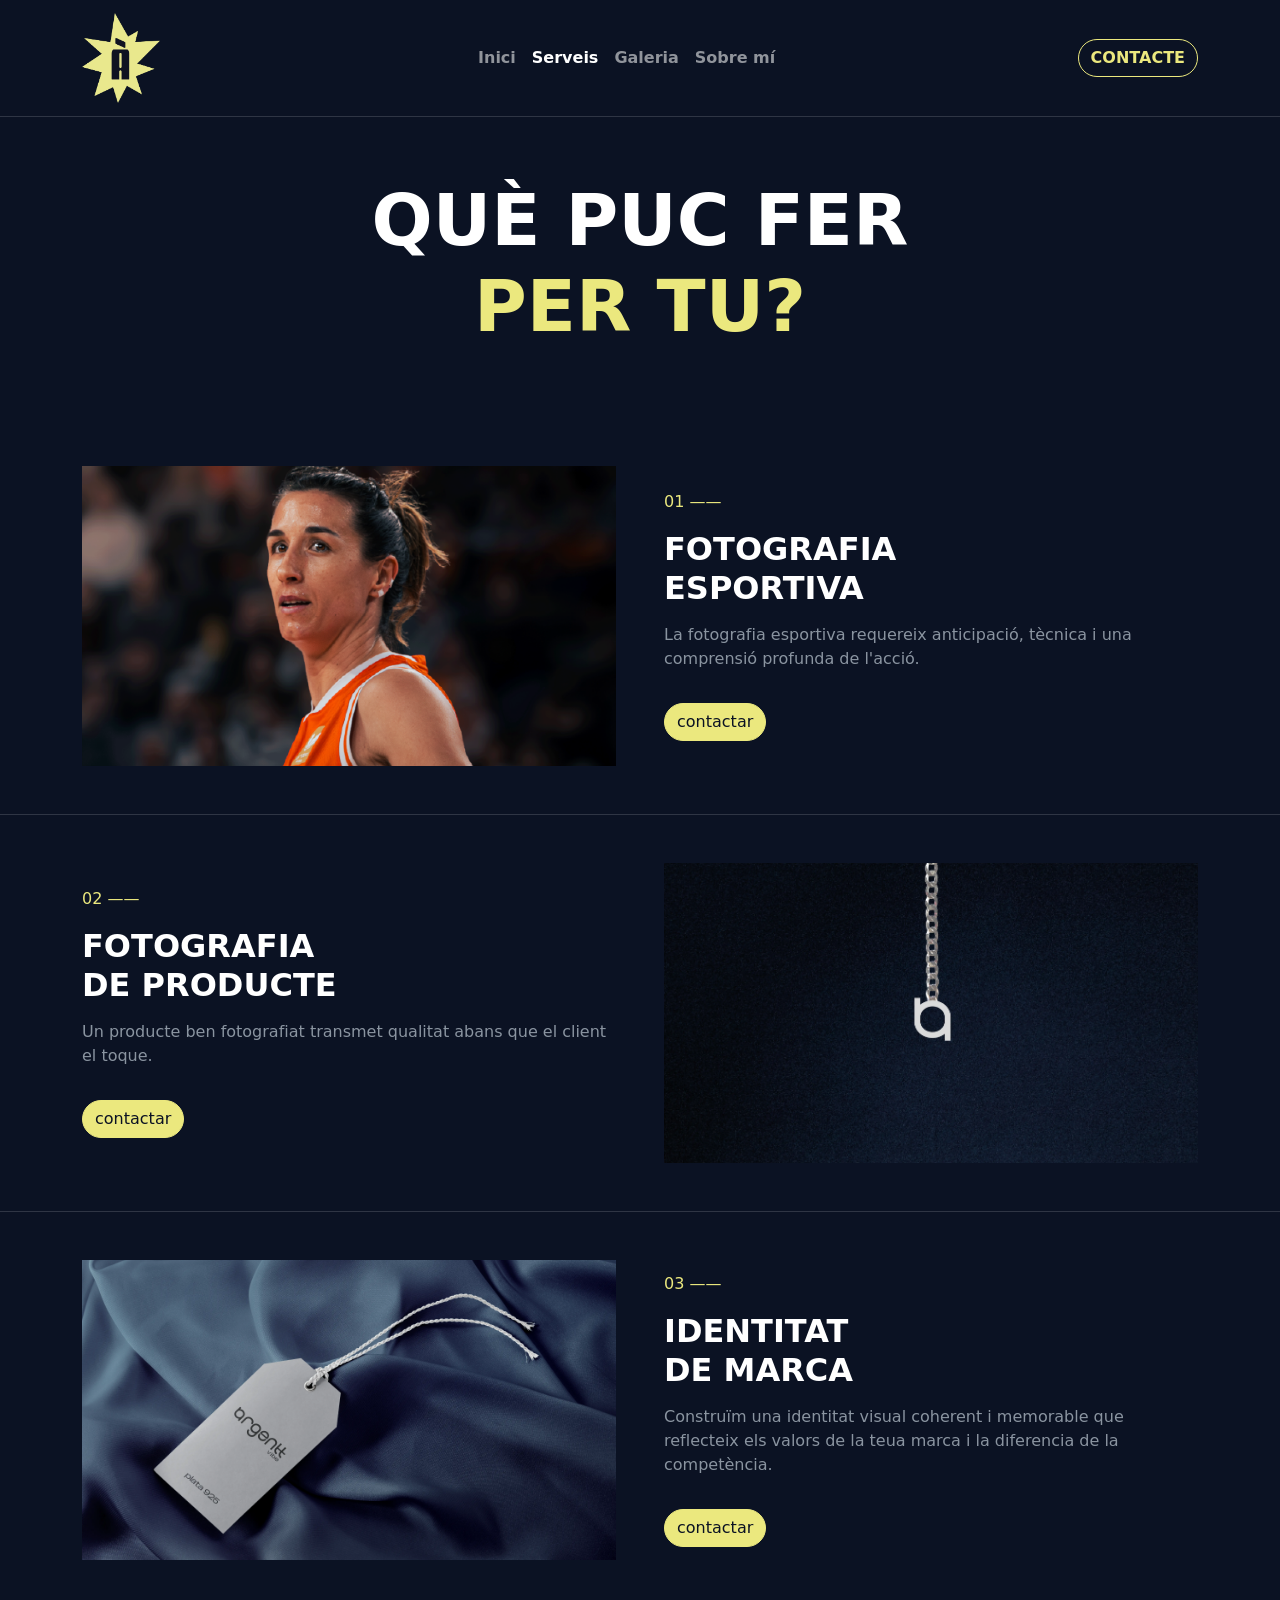
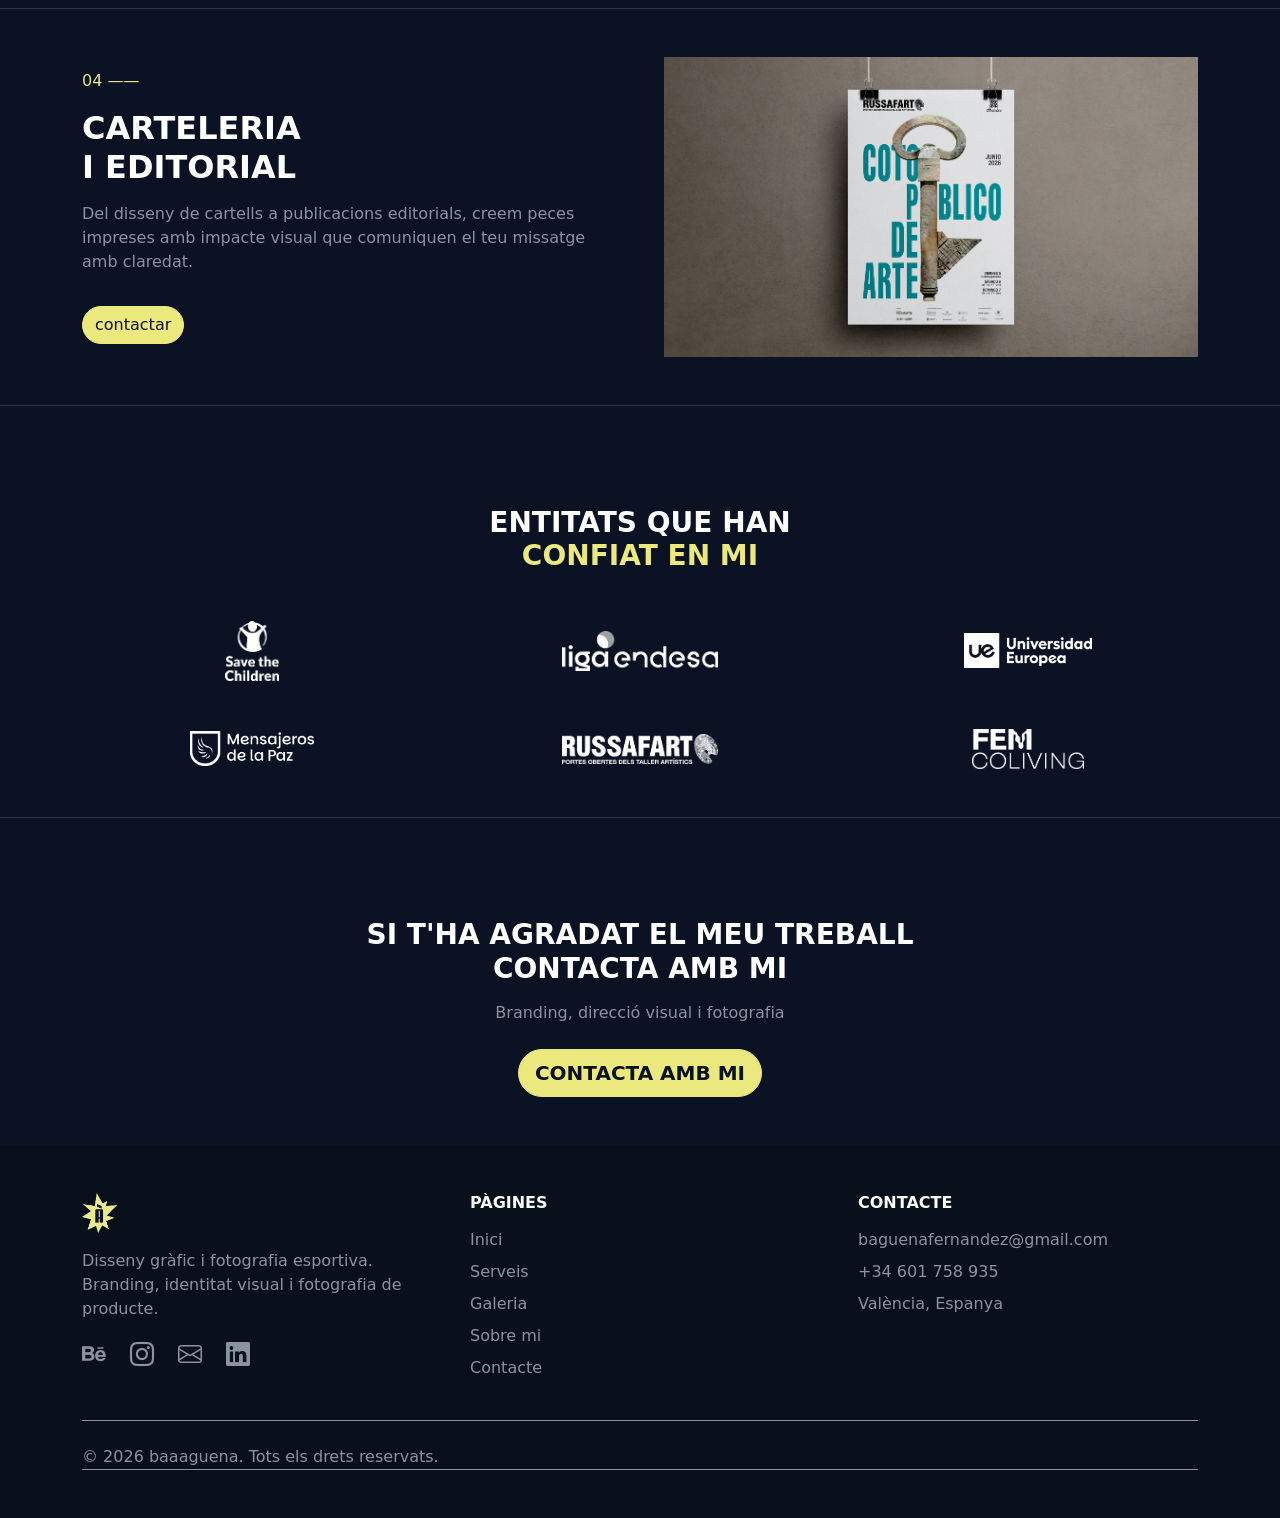
<file: servicios.html>
<!DOCTYPE html>
<html lang="ca">
  <head>
    <meta charset="utf-8">
    <meta name="viewport" content="width=device-width, initial-scale=1">
    <title>Serveis / Web baaaguena</title>
    <meta name="description" content="Fotografia esportiva, fotografia de producte, identitat de marca i carteleria. Descobreix tots els serveis creatius de Bàguena a València.">
    <link rel="shortcut icon" href="img/logo.png" type="image/x-icon">
    <link href="https://cdn.jsdelivr.net/npm/bootstrap@5.3.8/dist/css/bootstrap.min.css" rel="stylesheet" integrity="sha384-sRIl4kxILFvY47J16cr9ZwB07vP4J8+LH7qKQnuqkuIAvNWLzeN8tE5YBujZqJLB" crossorigin="anonymous">
    <link rel="stylesheet" href="styles.css">
    <link rel="stylesheet" href="https://cdn.jsdelivr.net/npm/bootstrap-icons@1.11.3/font/bootstrap-icons.css">
  </head>

  <body>
    <!--header-->
    <nav class="navbar navbar-expand-lg navbar-dark linea-abajo navbar-bg">
      <div class="container">
        <a class="navbar-brand fw-bold" href="index.html">
          <img src="img/logo2.png" alt="logo baaaguena" height="90">
        </a>
        <button class="navbar-toggler" type="button" data-bs-toggle="collapse" data-bs-target="#menuPrincipal">
          <span class="navbar-toggler-icon"></span>
        </button>
        <div class="collapse navbar-collapse" id="menuPrincipal">
          <ul class="navbar-nav mx-auto">
            <li class="nav-item"><a class="nav-link" href="index.html">Inici</a></li>
            <li class="nav-item"><a class="nav-link active" href="servicios.html">Serveis</a></li>
            <li class="nav-item"><a class="nav-link" href="galeria.html">Galeria</a></li>
            <li class="nav-item"><a class="nav-link" href="sobremi.html">Sobre mí</a></li>
          </ul>
          <a href="contactos.html" class="btn btn-outline-light fw-bold">CONTACTE</a>
        </div>
      </div>
    </nav>

    <!--hero-->
    <section class="hero text-center">
      <div class="container">
        <h1 class="display-2 fw-bold">QUÈ PUC FER <br><span class="hero-accent">PER TU?</span></h1>
      </div>
    </section>

    <!--SERVEIS-->
    <!--1 foto esquerra-->
    <section class="py-5 linea-abajo section-bg">
      <div class="container">
        <div class="row align-items-center g-5">
          <div class="col-md-6">
            <img src="img/galeria18.webp" class="service-img" alt="fotografia esportiva en acció">
          </div>
          <div class="col-md-6">
            <p class="service-number">01 ——</p>
            <h2 class="fw-bold text-white">FOTOGRAFIA<br>ESPORTIVA</h2>
            <p class="mt-3 section-text">La fotografia esportiva requereix anticipació, tècnica i una comprensió profunda de l'acció.</p>
            <a href="contactos.html" class="btn btn-light mt-3">contactar</a>
          </div>
        </div>
      </div>
    </section>

    <!--2 foto dreta-->
    <section class="py-5 linea-abajo section-bg">
      <div class="container">
        <div class="row align-items-center g-5">
          <div class="col-md-6">
            <p class="service-number">02 ——</p>
            <h2 class="fw-bold text-white">FOTOGRAFIA<br>DE PRODUCTE</h2>
            <p class="mt-3 section-text">Un producte ben fotografiat transmet qualitat abans que el client el toque.</p>
            <a href="contactos.html" class="btn btn-light mt-3">contactar</a>
          </div>
          <div class="col-md-6">
            <img src="img/galeria24.webp" class="service-img" alt="fotografia de producte en estudi">
          </div>
        </div>
      </div>
    </section>

    <!--3 foto esquerra-->
    <section class="py-5 linea-abajo section-bg">
      <div class="container">
        <div class="row align-items-center g-5">
          <div class="col-md-6">
            <img src="img/identitat.webp" class="service-img" alt="exemple d'identitat de marca">
          </div>
          <div class="col-md-6">
            <p class="service-number">03 ——</p>
            <h2 class="fw-bold text-white">IDENTITAT<br>DE MARCA</h2>
            <p class="mt-3 section-text">Construïm una identitat visual coherent i memorable que reflecteix els valors de la teua marca i la diferencia de la competència.</p>
            <a href="contactos.html" class="btn btn-light mt-3">contactar</a>
          </div>
        </div>
      </div>
    </section>

    <!--4 foto dreta-->
    <section class="py-5 linea-abajo section-bg">
      <div class="container">
        <div class="row align-items-center g-5">
          <div class="col-md-6">
            <p class="service-number">04 ——</p>
            <h2 class="fw-bold text-white">CARTELERIA<br>I EDITORIAL</h2>
            <p class="mt-3 section-text">Del disseny de cartells a publicacions editorials, creem peces impreses amb impacte visual que comuniquen el teu missatge amb claredat.</p>
            <a href="contactos.html" class="btn btn-light mt-3">contactar</a>
          </div>
          <div class="col-md-6">
            <img src="img/carteleria.webp" class="service-img" alt="exemple de carteleria i disseny editorial">
          </div>
        </div>
      </div>
    </section>

    <!--CLIENTS-->
    <section class="pb-5 linea-abajo section-bg" style="padding-top: 100px;">
      <div class="container">
        <h3 class="fw-bold text-white text-center mb-5">ENTITATS QUE HAN<br><span class="hero-accent">CONFIAT EN MI</span></h3>
        <div class="row justify-content-center align-items-center g-5">
          <div class="col-6 col-md-4 text-center">
            <img src="img/client1.webp" alt="logo client 1" style="max-height: 60px;">
          </div>
          <div class="col-6 col-md-4 text-center">
            <img src="img/client2.webp" alt="logo client 2" style="max-height: 40px;">
          </div>
          <div class="col-6 col-md-4 text-center">
            <img src="img/client3.webp" alt="logo client 3" style="max-height: 35px;">
          </div>
          <div class="col-6 col-md-4 text-center">
            <img src="img/client4.webp" alt="logo client 4" style="max-height: 35px;">
          </div>
          <div class="col-6 col-md-4 text-center">
            <img src="img/client5.webp" alt="logo client 5" style="max-height: 30px;">
          </div>
          <div class="col-6 col-md-4 text-center">
            <img src="img/client6.webp" alt="logo client 6" style="max-height: 40px;">
          </div>
        </div>
      </div>
    </section>

    <!--CTA-->
    <section class="pb-5 text-center section-bg" style="padding-top: 100px;">
      <div class="container">
        <h3 class="fw-bold text-white display-7 mb-3">SI T'HA AGRADAT EL MEU TREBALL<br>CONTACTA AMB MI</h3>
        <p class="cta-subtext mb-4">Branding, direcció visual i fotografia</p>
        <a href="contactos.html" class="btn btn-light btn-lg fw-bold">CONTACTA AMB MI</a>
      </div>
    </section>

    <!--footer-->
    <footer>
      <div class="container py-5">
        <div class="row g-5">
          <div class="col-md-4">
            <a href="index.html">
              <img src="img/logo2.png" alt="logo baaaguena" height="40" class="mb-3">
            </a>
            <p class="footer-text">Disseny gràfic i fotografia esportiva.<br>Branding, identitat visual i fotografia de producte.</p>
            <div class="d-flex gap-4 mt-3">
              <a href="https://www.behance.net/baaaguena" class="footer-icon"><span class="bi bi-behance"></span></a>
              <a href="https://www.instagram.com/baaaguena/" class="footer-icon"><span class="bi bi-instagram"></span></a>
              <a href="mailto:baguenafernandez@gmail.com" class="footer-icon"><span class="bi bi-envelope"></span></a>
              <a href="www.linkedin.com/in/bàguena-fernández" class="footer-icon"><span class="bi bi-linkedin"></span></a>
            </div>
          </div>
          <div class="col-md-4">
            <h6 class="fw-bold text-white mb-3">PÀGINES</h6>
            <ul class="list-unstyled">
              <li class="mb-2"><a href="index.html" class="footer-link">Inici</a></li>
              <li class="mb-2"><a href="servicios.html" class="footer-link">Serveis</a></li>
              <li class="mb-2"><a href="galeria.html" class="footer-link">Galeria</a></li>
              <li class="mb-2"><a href="sobre-mi.html" class="footer-link">Sobre mi</a></li>
              <li class="mb-2"><a href="contactos.html" class="footer-link">Contacte</a></li>
            </ul>
          </div>
          <div class="col-md-4">
            <h6 class="fw-bold text-white mb-3">CONTACTE</h6>
            <ul class="list-unstyled">
              <li class="mb-2 footer-text">baguenafernandez@gmail.com</li>
              <li class="mb-2 footer-text">+34 601 758 935</li>
              <li class="mb-2 footer-text">València, Espanya</li>
            </ul>
          </div>
        </div>
        <div class="lineas mt-4 pt-4">
          <p class="mb-0 footer-copyright">© 2026 baaaguena. Tots els drets reservats.</p>
        </div>
      </div>
    </footer>

    <script src="https://cdn.jsdelivr.net/npm/bootstrap@5.3.3/dist/js/bootstrap.bundle.min.js"></script>
  </body>
</html>
</file>
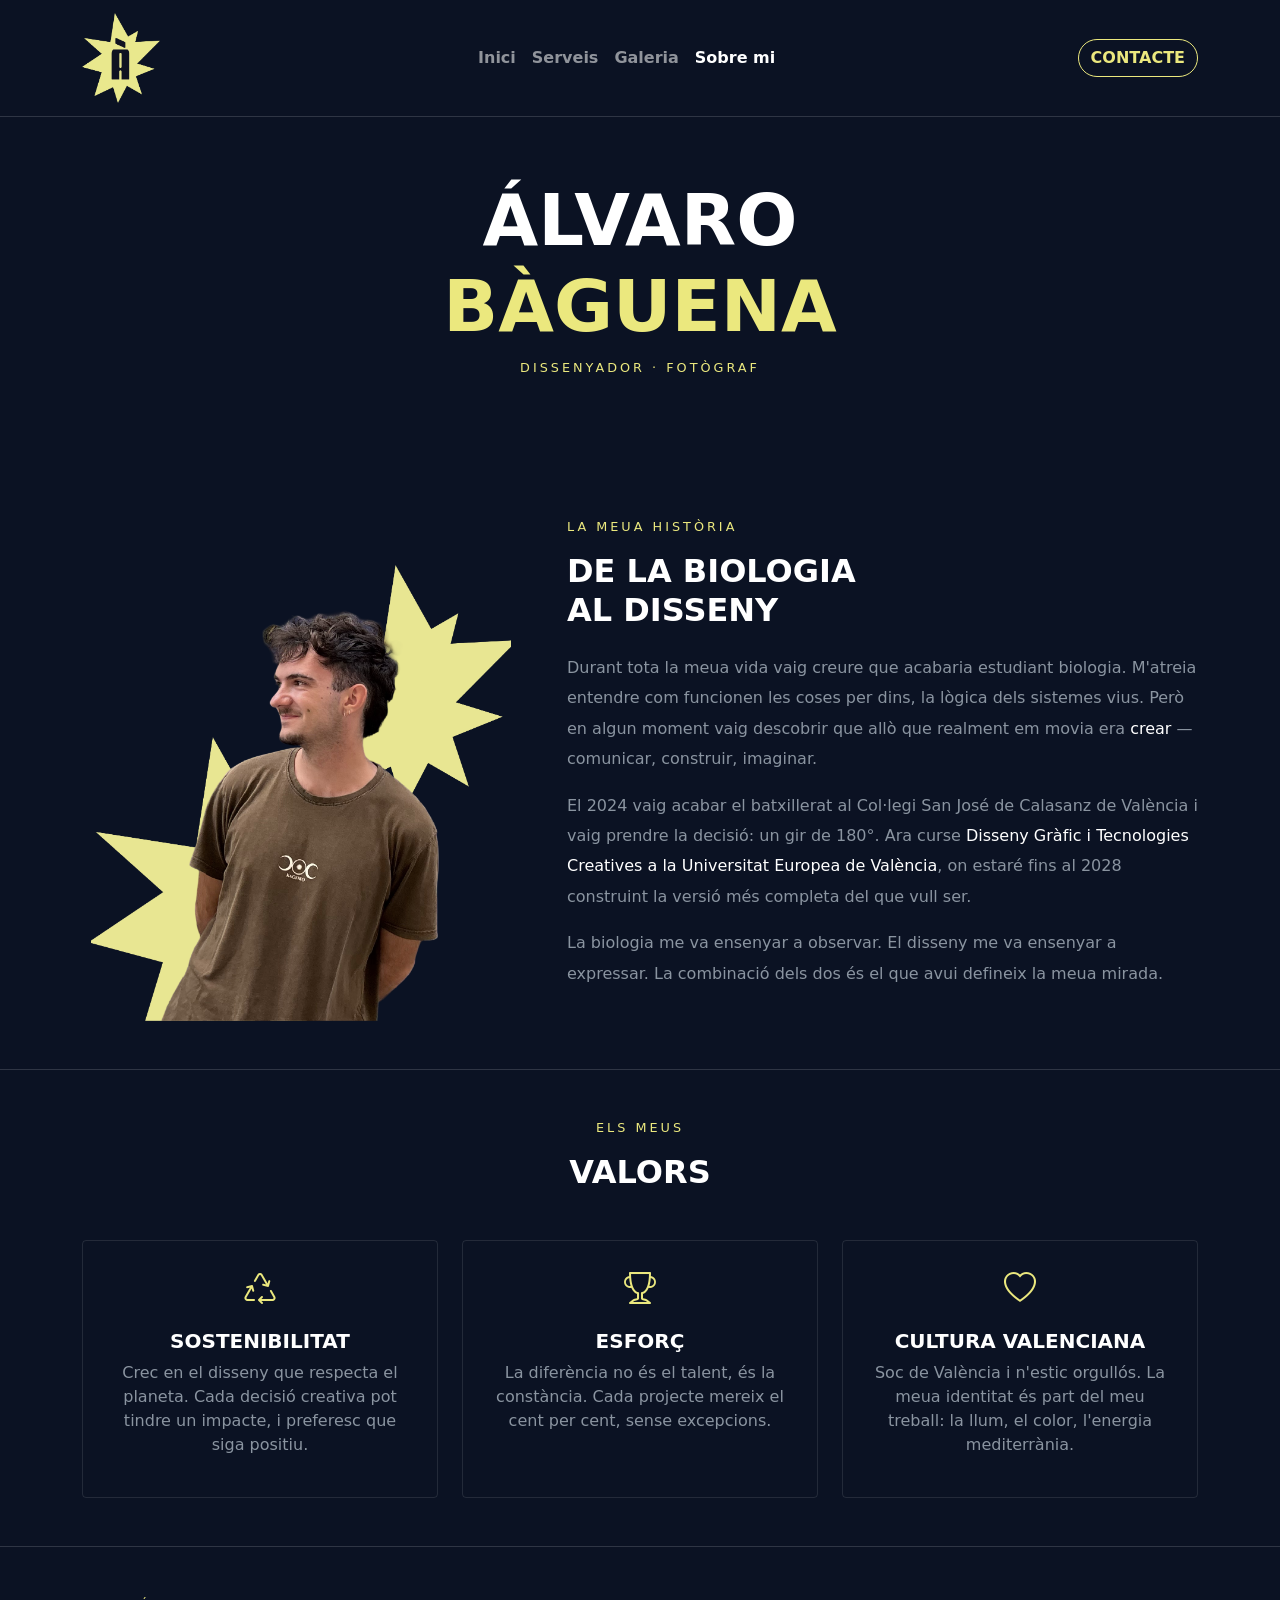
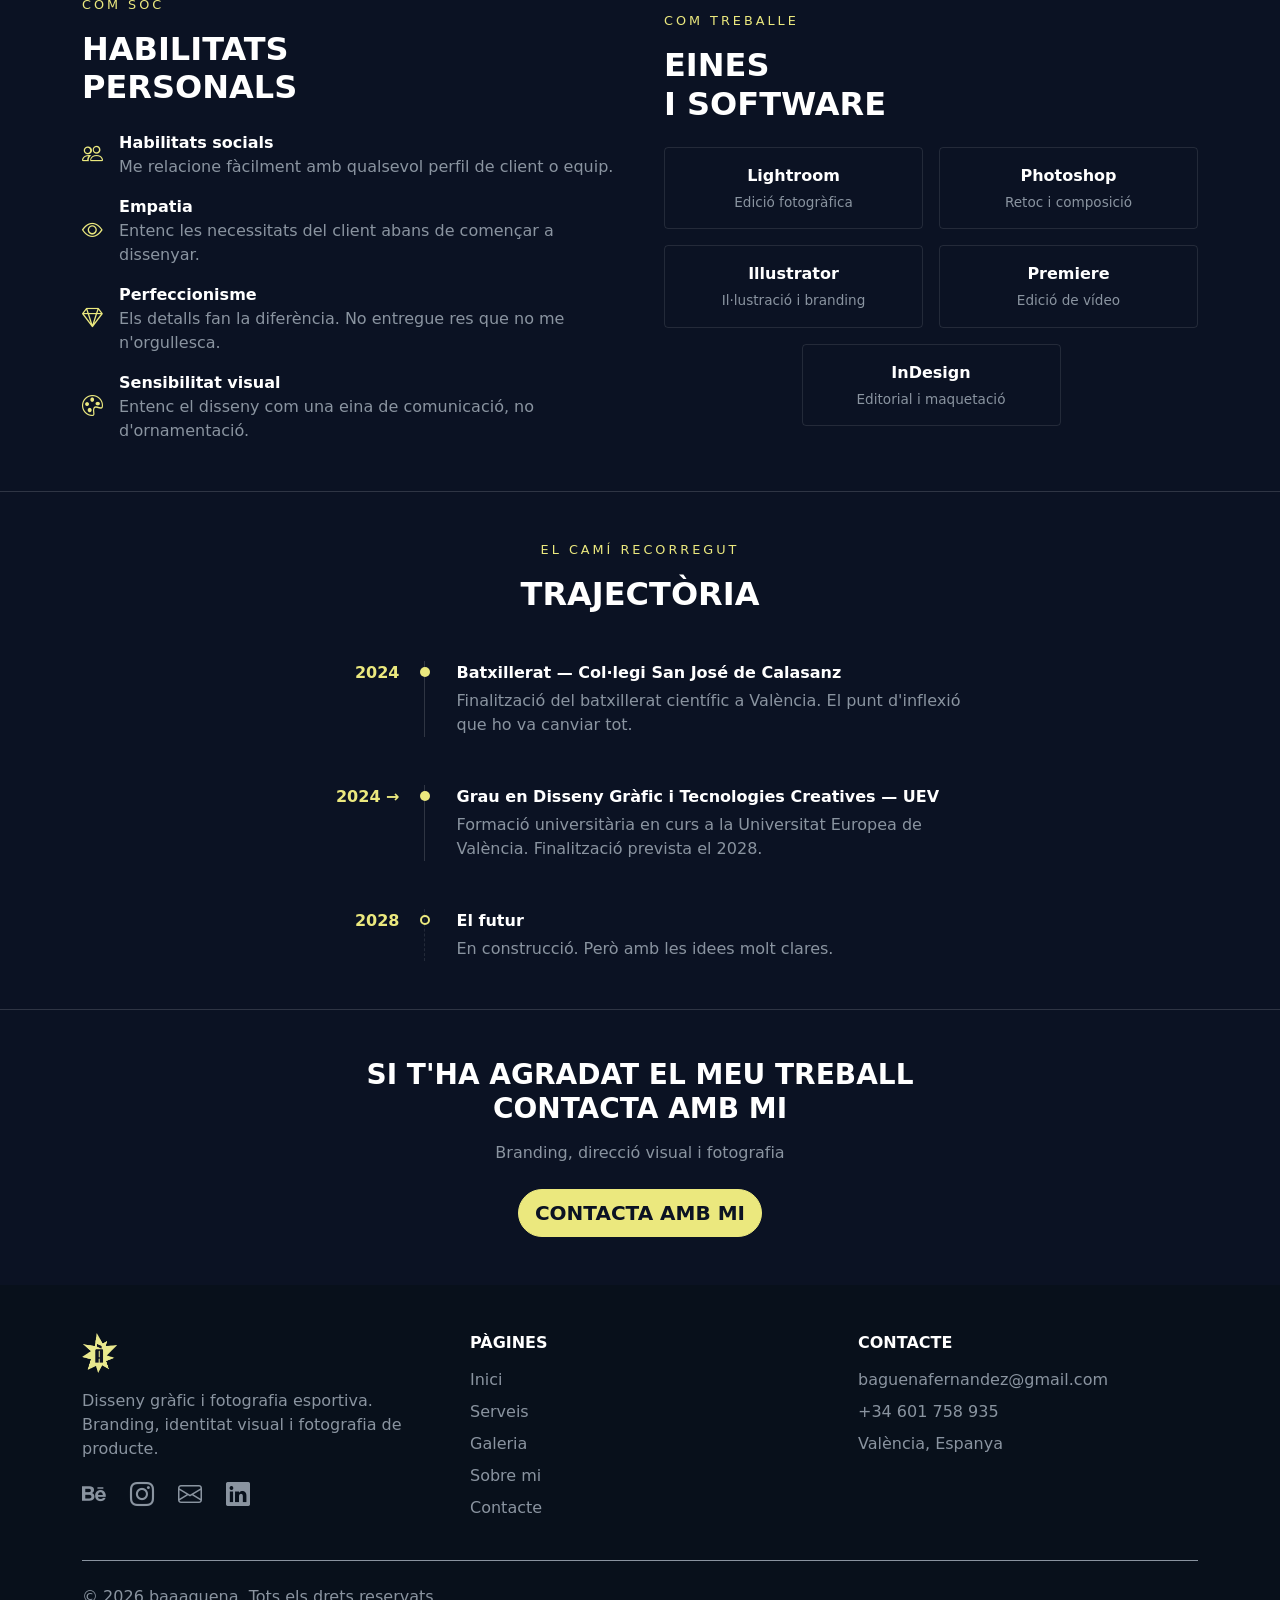
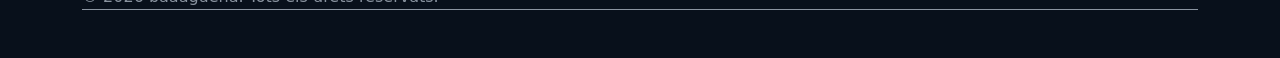
<file: sobremi.html>
<!DOCTYPE html>
<html lang="ca">
  <head>
    <meta charset="utf-8">
    <meta name="viewport" content="width=device-width, initial-scale=1">
    <title>Sobre mi / Baaaguena</title>
    <meta name="description" content="De la biologia al disseny: coneix la història d'Álvaro Bàguena, estudiant de Disseny Gràfic a la Universitat Europea de València i fotògraf esportiu.">
    <link rel="shortcut icon" href="img/logo.png" type="image/x-icon">
    <link href="https://cdn.jsdelivr.net/npm/bootstrap@5.3.8/dist/css/bootstrap.min.css" rel="stylesheet" integrity="sha384-sRIl4kxILFvY47J16cr9ZwB07vP4J8+LH7qKQnuqkuIAvNWLzeN8tE5YBujZqJLB" crossorigin="anonymous">
    <link rel="stylesheet" href="styles.css">
    <link rel="stylesheet" href="https://cdn.jsdelivr.net/npm/bootstrap-icons@1.11.3/font/bootstrap-icons.css">
  </head>

  <body>

    <!-- HEADER -->
    <nav class="navbar navbar-expand-lg navbar-dark linea-abajo navbar-bg">
      <div class="container">
        <a class="navbar-brand fw-bold" href="index.html">
          <img src="img/logo2.png" alt="logo baaaguena" height="90">
        </a>
        <button class="navbar-toggler" type="button" data-bs-toggle="collapse" data-bs-target="#menuPrincipal">
          <span class="navbar-toggler-icon"></span>
        </button>
        <div class="collapse navbar-collapse" id="menuPrincipal">
          <ul class="navbar-nav mx-auto">
            <li class="nav-item"><a class="nav-link" href="index.html">Inici</a></li>
            <li class="nav-item"><a class="nav-link" href="servicios.html">Serveis</a></li>
            <li class="nav-item"><a class="nav-link" href="galeria.html">Galeria</a></li>
            <li class="nav-item"><a class="nav-link active" href="sobre-mi.html">Sobre mi</a></li>
          </ul>
          <a href="contactos.html" class="btn btn-outline-light fw-bold">CONTACTE</a>
        </div>
      </div>
    </nav>

    <!-- HERO -->
    <section class="hero text-center">
      <div class="container">
        <h1 class="display-2 fw-bold">ÁLVARO<br><span class="hero-accent">BÀGUENA</span></h1>
        <p class="sobre-mi-label">DISSENYADOR · FOTÒGRAF</p>
      </div>
    </section>

    <!-- INTRO: foto + text -->
    <section class="py-5 linea-abajo section-bg">
      <div class="container">
        <div class="row align-items-center g-5">

          <div class="col-md-5 text-center">
            <img src="img/sobre-mi.webp" alt="retrat d'Álvaro Bàguena" class="sobre-mi-foto">
          </div>

          <div class="col-md-7">
            <p class="sobre-mi-label">LA MEUA HISTÒRIA</p>
            <h2 class="fw-bold text-white mb-4">DE LA BIOLOGIA<br>AL DISSENY</h2>
            <p class="sobre-mi-text">
              Durant tota la meua vida vaig creure que acabaria estudiant biologia. M'atreia entendre com funcionen les coses per dins, la lògica dels sistemes vius. Però en algun moment vaig descobrir que allò que realment em movia era <span class="sobre-mi-accent">crear</span> — comunicar, construir, imaginar.
            </p>
            <p class="sobre-mi-text">
              El 2024 vaig acabar el batxillerat al Col·legi San José de Calasanz de València i vaig prendre la decisió: un gir de 180°. Ara curse <span class="sobre-mi-accent">Disseny Gràfic i Tecnologies Creatives a la Universitat Europea de València</span>, on estaré fins al 2028 construint la versió més completa del que vull ser.
            </p>
            <p class="sobre-mi-text">
              La biologia me va ensenyar a observar. El disseny me va ensenyar a expressar. La combinació dels dos és el que avui defineix la meua mirada.
            </p>
          </div>

        </div>
      </div>
    </section>

    <!-- VALORS -->
    <section class="py-5 linea-abajo section-bg">
      <div class="container">
        <div class="text-center mb-5">
          <p class="sobre-mi-label">ELS MEUS</p>
          <h2 class="fw-bold text-white">VALORS</h2>
        </div>
        <div class="row g-4 text-center">

          <div class="col-md-4">
            <div class="valor-card p-4 h-100">
              <span class="bi bi-recycle valor-icon"></span>
              <h5 class="fw-bold text-white mt-3 mb-2">SOSTENIBILITAT</h5>
              <p class="section-text">Crec en el disseny que respecta el planeta. Cada decisió creativa pot tindre un impacte, i preferesc que siga positiu.</p>
            </div>
          </div>

          <div class="col-md-4">
            <div class="valor-card p-4 h-100">
              <span class="bi bi-trophy valor-icon"></span>
              <h5 class="fw-bold text-white mt-3 mb-2">ESFORÇ</h5>
              <p class="section-text">La diferència no és el talent, és la constància. Cada projecte mereix el cent per cent, sense excepcions.</p>
            </div>
          </div>

          <div class="col-md-4">
            <div class="valor-card p-4 h-100">
              <span class="bi bi-heart valor-icon"></span>
              <h5 class="fw-bold text-white mt-3 mb-2">CULTURA VALENCIANA</h5>
              <p class="section-text">Soc de València i n'estic orgullós. La meua identitat és part del meu treball: la llum, el color, l'energia mediterrània.</p>
            </div>
          </div>

        </div>
      </div>
    </section>

    <!-- HABILITATS PERSONALS -->
    <section class="py-5 linea-abajo section-bg">
      <div class="container">
        <div class="row g-5 align-items-center">

          <div class="col-md-6">
            <p class="sobre-mi-label">COM SÓC</p>
            <h2 class="fw-bold text-white mb-4">HABILITATS<br>PERSONALS</h2>
            <div class="d-flex flex-column gap-3">
              <div class="d-flex align-items-center gap-3">
                <span class="bi bi-people skill-icon"></span>
                <div>
                  <p class="fw-bold text-white mb-0">Habilitats socials</p>
                  <p class="section-text mb-0">Me relacione fàcilment amb qualsevol perfil de client o equip.</p>
                </div>
              </div>
              <div class="d-flex align-items-center gap-3">
                <span class="bi bi-eye skill-icon"></span>
                <div>
                  <p class="fw-bold text-white mb-0">Empatia</p>
                  <p class="section-text mb-0">Entenc les necessitats del client abans de començar a dissenyar.</p>
                </div>
              </div>
              <div class="d-flex align-items-center gap-3">
                <span class="bi bi-gem skill-icon"></span>
                <div>
                  <p class="fw-bold text-white mb-0">Perfeccionisme</p>
                  <p class="section-text mb-0">Els detalls fan la diferència. No entregue res que no me n'orgullesca.</p>
                </div>
              </div>
              <div class="d-flex align-items-center gap-3">
                <span class="bi bi-palette skill-icon"></span>
                <div>
                  <p class="fw-bold text-white mb-0">Sensibilitat visual</p>
                  <p class="section-text mb-0">Entenc el disseny com una eina de comunicació, no d'ornamentació.</p>
                </div>
              </div>
            </div>
          </div>

          <div class="col-md-6">
            <p class="sobre-mi-label">COM TREBALLE</p>
            <h2 class="fw-bold text-white mb-4">EINES<br>I SOFTWARE</h2>
            <div class="row g-3">
              <div class="col-6">
                <div class="eina-card p-3 text-center">
                  <p class="fw-bold text-white mb-1">Lightroom</p>
                  <p class="section-text mb-0" style="font-size: 0.85rem;">Edició fotogràfica</p>
                </div>
              </div>
              <div class="col-6">
                <div class="eina-card p-3 text-center">
                  <p class="fw-bold text-white mb-1">Photoshop</p>
                  <p class="section-text mb-0" style="font-size: 0.85rem;">Retoc i composició</p>
                </div>
              </div>
              <div class="col-6">
                <div class="eina-card p-3 text-center">
                  <p class="fw-bold text-white mb-1">Illustrator</p>
                  <p class="section-text mb-0" style="font-size: 0.85rem;">Il·lustració i branding</p>
                </div>
              </div>
              <div class="col-6">
                <div class="eina-card p-3 text-center">
                  <p class="fw-bold text-white mb-1">Premiere</p>
                  <p class="section-text mb-0" style="font-size: 0.85rem;">Edició de vídeo</p>
                </div>
              </div>
              <div class="col-6 offset-3">
                <div class="eina-card p-3 text-center">
                  <p class="fw-bold text-white mb-1">InDesign</p>
                  <p class="section-text mb-0" style="font-size: 0.85rem;">Editorial i maquetació</p>
                </div>
              </div>
            </div>
          </div>

        </div>
      </div>
    </section>

    <!-- TRAJECTÒRIA -->
    <section class="py-5 linea-abajo section-bg">
      <div class="container">
        <div class="text-center mb-5">
          <p class="sobre-mi-label">EL CAMÍ RECORREGUT</p>
          <h2 class="fw-bold text-white">TRAJECTÒRIA</h2>
        </div>

        <div class="row justify-content-center">
          <div class="col-lg-7">

            <!-- item 1 -->
            <div class="d-flex gap-4 mb-5">
              <div class="timeline-year text-end">
                <p class="fw-bold mb-0">2024</p>
              </div>
              <div class="timeline-line">
                <div class="timeline-dot"></div>
                <p class="fw-bold text-white mb-1">Batxillerat — Col·legi San José de Calasanz</p>
                <p class="section-text mb-0">Finalització del batxillerat científic a València. El punt d'inflexió que ho va canviar tot.</p>
              </div>
            </div>

            <!-- item 2 -->
            <div class="d-flex gap-4 mb-5">
              <div class="timeline-year text-end">
                <p class="fw-bold mb-0">2024 →</p>
              </div>
              <div class="timeline-line">
                <div class="timeline-dot"></div>
                <p class="fw-bold text-white mb-1">Grau en Disseny Gràfic i Tecnologies Creatives — UEV</p>
                <p class="section-text mb-0">Formació universitària en curs a la Universitat Europea de València. Finalització prevista el 2028.</p>
              </div>
            </div>

            <!-- item 3 -->
            <div class="d-flex gap-4">
              <div class="timeline-year text-end">
                <p class="fw-bold mb-0">2028</p>
              </div>
              <div class="timeline-line-dashed">
                <div class="timeline-dot-outline"></div>
                <p class="fw-bold text-white mb-1">El futur</p>
                <p class="section-text mb-0">En construcció. Però amb les idees molt clares.</p>
              </div>
            </div>

          </div>
        </div>
      </div>
    </section>

    <!-- CTA -->
    <section class="py-5 text-center section-bg">
      <div class="container">
        <h3 class="fw-bold text-white display-7 mb-3">SI T'HA AGRADAT EL MEU TREBALL<br>CONTACTA AMB MI</h3>
        <p class="cta-subtext mb-4">Branding, direcció visual i fotografia</p>
        <a href="contactos.html" class="btn btn-light btn-lg fw-bold">CONTACTA AMB MI</a>
      </div>
    </section>

    <!-- FOOTER -->
    <footer>
      <div class="container py-5">
        <div class="row g-5">
          <div class="col-md-4">
            <a href="index.html">
              <img src="img/logo2.png" alt="logo baaaguena" height="40" class="mb-3">
            </a>
            <p class="footer-text">Disseny gràfic i fotografia esportiva.<br>Branding, identitat visual i fotografia de producte.</p>
            <div class="d-flex gap-4 mt-3">
              <a href="https://www.behance.net/baaaguena" class="footer-icon"><span class="bi bi-behance"></span></a>
              <a href="https://www.instagram.com/baaaguena/" class="footer-icon"><span class="bi bi-instagram"></span></a>
              <a href="mailto:baguenafernandez@gmail.com" class="footer-icon"><span class="bi bi-envelope"></span></a>
              <a href="www.linkedin.com/in/bàguena-fernández" class="footer-icon"><span class="bi bi-linkedin"></span></a>
            </div>
          </div>
          <div class="col-md-4">
            <h6 class="fw-bold text-white mb-3">PÀGINES</h6>
            <ul class="list-unstyled">
              <li class="mb-2"><a href="index.html" class="footer-link">Inici</a></li>
              <li class="mb-2"><a href="servicios.html" class="footer-link">Serveis</a></li>
              <li class="mb-2"><a href="galeria.html" class="footer-link">Galeria</a></li>
              <li class="mb-2"><a href="sobre-mi.html" class="footer-link">Sobre mi</a></li>
              <li class="mb-2"><a href="contactos.html" class="footer-link">Contacte</a></li>
            </ul>
          </div>
          <div class="col-md-4">
            <h6 class="fw-bold text-white mb-3">CONTACTE</h6>
            <ul class="list-unstyled">
              <li class="mb-2 footer-text">baguenafernandez@gmail.com</li>
              <li class="mb-2 footer-text">+34 601 758 935</li>
              <li class="mb-2 footer-text">València, Espanya</li>
            </ul>
          </div>
        </div>
        <div class="lineas mt-4 pt-4">
          <p class="mb-0 footer-copyright">© 2026 baaaguena. Tots els drets reservats.</p>
        </div>
      </div>
    </footer>

    <script src="https://cdn.jsdelivr.net/npm/bootstrap@5.3.3/dist/js/bootstrap.bundle.min.js"></script>
  </body>
</html>
</file>
<file: styles.css>
/* ============================================================
   VARIABLES GLOBALS
   ============================================================ */
:root {
  --color-fondo:    #0b1223;
  --color-amarillo: #ebe87e;
  --color-gris:     #8A94A0;
  --color-fondo2:   #08101b;
  --color-blanco:   #ffffff;
  --color-card-bg:  transparent;
  --font-display:   "Inter", sans-serif;
  --font-body:      "Inter", sans-serif;
}

/* ============================================================
   HEADER / NAV
   ============================================================ */
.header {
  background-color: var(--color-amarillo);
  color: var(--color-oscuro2);
}

.navbar-bg {
  background-color: var(--color-fondo);
}

.nav-link {
  font-weight: 600;
}

/* ============================================================
   HERO
   ============================================================ */
.hero {
  background: var(--color-fondo);
  color: white;
  padding: 60px 0;
}

.hero-accent {
  color: var(--color-amarillo);
}

/* ============================================================
   CARRUSEL
   ============================================================ */
.section-bg {
  background-color: var(--color-fondo);
}

#carouselExampleAutoplaying {
  max-height: 500px;
  overflow: hidden;
}

/* ============================================================
   PRESENTACIÓ
   ============================================================ */
.section-heading-accent {
  color: var(--color-amarillo);
  font-weight: bold;
}

.section-text {
  color: var(--color-gris);
}

/* ============================================================
   LÍNIES SEPARADORES
   ============================================================ */
.lineas {
  border-top: 0.3px solid var(--color-gris);
  border-bottom: 0.3px solid var(--color-gris);
}

.linea-abajo {
  border-bottom: 1px solid rgba(255, 255, 255, 0.15);
}

/* ============================================================
   BOTONS
   ============================================================ */
.btn {
  border-radius: 50px;
}

.btn-light {
  background-color: var(--color-amarillo);
  border-color: var(--color-amarillo);
  color: var(--color-fondo);
  transition: all 0.6s ease;
}

.btn-light:hover {
  background-color: var(--color-amarillo);
  border-color: var(--color-amarillo);
  opacity: 0.65;
}

.btn-outline-light {
  border-color: var(--color-amarillo);
  color: var(--color-amarillo);
  transition: all 0.8s ease;
}

.btn-outline-light:hover {
  background-color: var(--color-amarillo);
  border-color: var(--color-amarillo);
  color: var(--color-fondo);
}

/* ============================================================
   GALERIA
   ============================================================ */
.galeria-img {
  height: 250px;
  object-fit: cover;
}

.foto-hover {
  overflow: hidden;
  cursor: pointer;
}

.overlay {
  position: absolute;
  top: 0;
  left: 0;
  width: 100%;
  height: 100%;
  background-color: var(--color-fondo2);
  opacity: 0;
  transition: opacity 0.3s ease;
}

.foto-hover:hover .overlay {
  opacity: 0.75;
}

/* ============================================================
   CONTACTE — TARGETES D'INFO
   ============================================================ */
.contact-card {
  border: 1px solid var(--color-gris);
  border-radius: 8px;
}

.contact-icon {
  color: var(--color-amarillo);
  font-size: 1.5rem;
}

/* ============================================================
   FORMULARI
   ============================================================ */
.form-control {
  background-color: var(--color-card-bg);
  border-color: var(--color-gris);
  color: var(--color-blanco);
}

.form-control:focus {
  background-color: var(--color-card-bg);
  border-color: var(--color-amarillo);
  color: var(--color-blanco);
  box-shadow: none;
}

.form-control::placeholder {
  color: var(--color-gris);
}

/* ============================================================
   ACCORDION FAQ
   ============================================================ */
.accordion-item {
  background-color: transparent;
  border-color: var(--color-gris);
}

.accordion-button {
  background-color: transparent;
  color: var(--color-amarillo);
}

.accordion-body-text {
  color: var(--color-gris);
}

/* ============================================================
   SERVEIS — SECCIONS AMB IMATGE
   ============================================================ */
.service-img {
  height: 300px;
  object-fit: cover;
  width: 100%;
}

.service-number {
  color: var(--color-amarillo);
}

/* ============================================================
   SOBRE MI — INTRO
   ============================================================ */
.sobre-mi-foto {
  max-width: 420px;
  object-fit: cover;
  height: 520px;
  filter: grayscale(20%);
  width: 100%;
}

.sobre-mi-label {
  color: var(--color-amarillo);
  letter-spacing: 3px;
  font-size: 0.8rem;
}

.sobre-mi-text {
  color: var(--color-gris);
  line-height: 1.9;
}

.sobre-mi-accent {
  color: white;
}

/* ============================================================
   VALORS
   ============================================================ */
.valor-card {
  border: 1px solid rgba(255, 255, 255, 0.1);
  border-radius: 4px;
}

.valor-icon {
  color: var(--color-amarillo);
  font-size: 2rem;
}

/* ============================================================
   HABILITATS I EINES
   ============================================================ */
.skill-icon {
  color: var(--color-amarillo);
  font-size: 1.3rem;
}

.eina-card {
  border: 1px solid rgba(255, 255, 255, 0.1);
  border-radius: 4px;
}

/* ============================================================
   TRAJECTÒRIA (TIMELINE)
   ============================================================ */
.timeline-year {
  color: var(--color-amarillo);
  min-width: 80px;
  text-align: right;
}

.timeline-line {
  border-left: 1px solid rgba(255, 255, 255, 0.15);
  padding-left: 2rem;
  position: relative;
}

.timeline-line-dashed {
  border-left: 1px dashed rgba(255, 255, 255, 0.1);
  padding-left: 2rem;
  position: relative;
}

.timeline-dot {
  width: 10px;
  height: 10px;
  background: var(--color-amarillo);
  border-radius: 50%;
  position: absolute;
  left: -5px;
  top: 6px;
}

.timeline-dot-outline {
  width: 10px;
  height: 10px;
  border: 2px solid var(--color-amarillo);
  border-radius: 50%;
  position: absolute;
  left: -5px;
  top: 6px;
}

/* ============================================================
   FAQ — LÍNIA DECORATIVA
   ============================================================ */
.faq-divider {
  width: 50px;
  height: 3px;
  background-color: var(--color-amarillo);
  margin: 1.5rem auto 3rem;
}

/* ============================================================
   CTA
   ============================================================ */
.cta-subtext {
  color: var(--color-gris);
}

/* ============================================================
   FOOTER
   ============================================================ */
footer {
  background-color: var(--color-fondo2);
}

.footer-text {
  color: var(--color-gris);
}

.footer-link {
  color: var(--color-gris);
  text-decoration: none;
}

.footer-icon {
  color: var(--color-gris);
  font-size: 1.5rem;
}

.footer-copyright {
  color: var(--color-gris);
}
</file>
